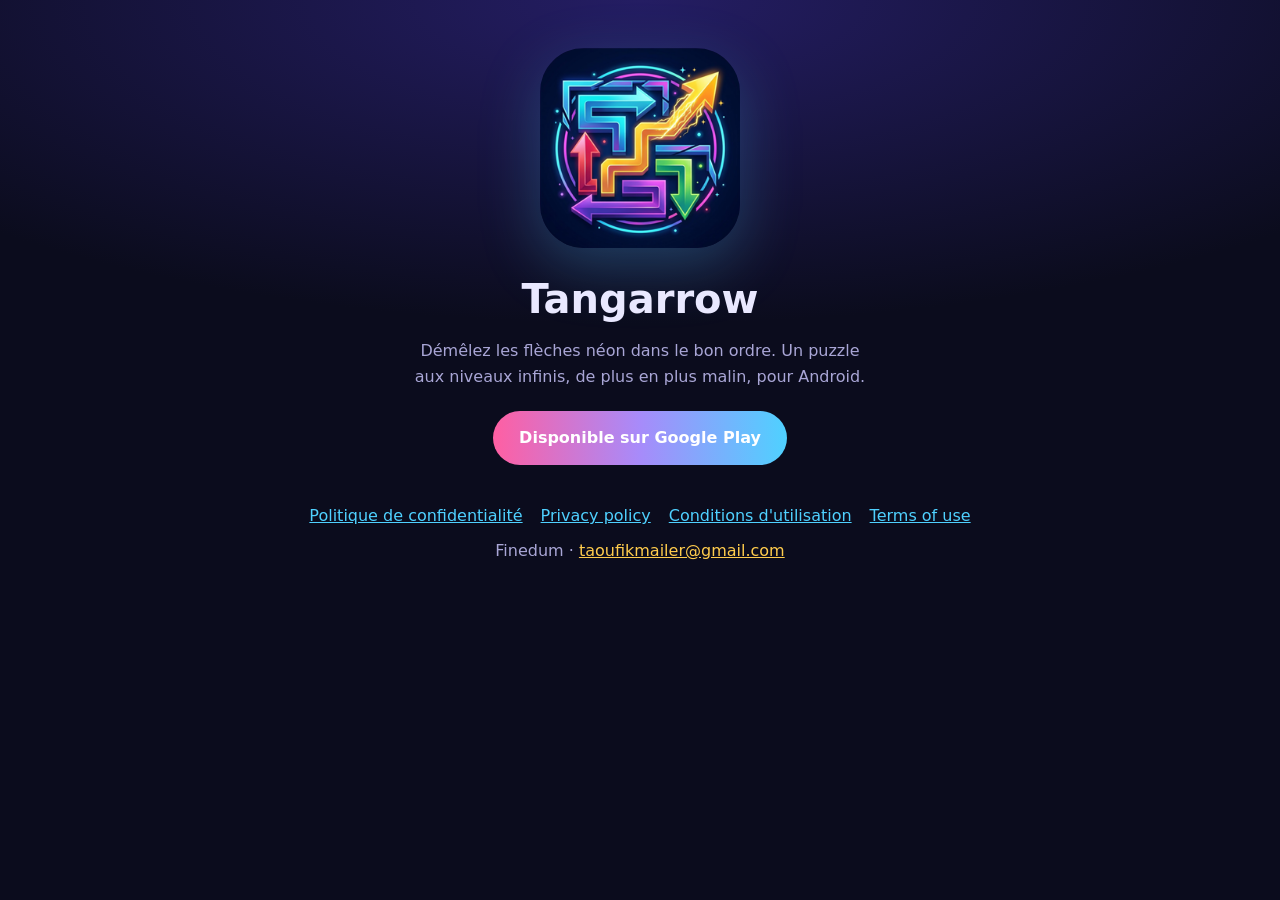
<file: index.html>
<!doctype html>
<html lang="fr">
<head>
<meta charset="utf-8">
<meta name="viewport" content="width=device-width, initial-scale=1">
<title>Tangarrow</title>
<meta name="description" content="Tangarrow, le puzzle de flèches néon aux niveaux infinis pour Android.">
<link rel="icon" href="icon.png">
<link rel="stylesheet" href="style.css">
</head>
<body>
<main>
  <section class="hero">
    <img src="icon.png" alt="Icône de Tangarrow" width="200" height="200">
    <h1>Tangarrow</h1>
    <p>Démêlez les flèches néon dans le bon ordre. Un puzzle aux niveaux infinis, de plus en plus malin, pour Android.</p>
    <a class="cta" href="https://play.google.com/store/apps/details?id=com.finedum.tangarrow">Disponible sur Google Play</a>
  </section>
  <nav class="links" aria-label="Informations">
    <a href="confidentialite.html">Politique de confidentialité</a>
    <a href="privacy.html" hreflang="en">Privacy policy</a>
    <a href="conditions.html">Conditions d'utilisation</a>
    <a href="terms.html" hreflang="en">Terms of use</a>
    <span>Finedum · <a class="mail" href="mailto:taoufikmailer@gmail.com">taoufikmailer@gmail.com</a></span>
  </nav>
</main>
</body>
</html>
</file>
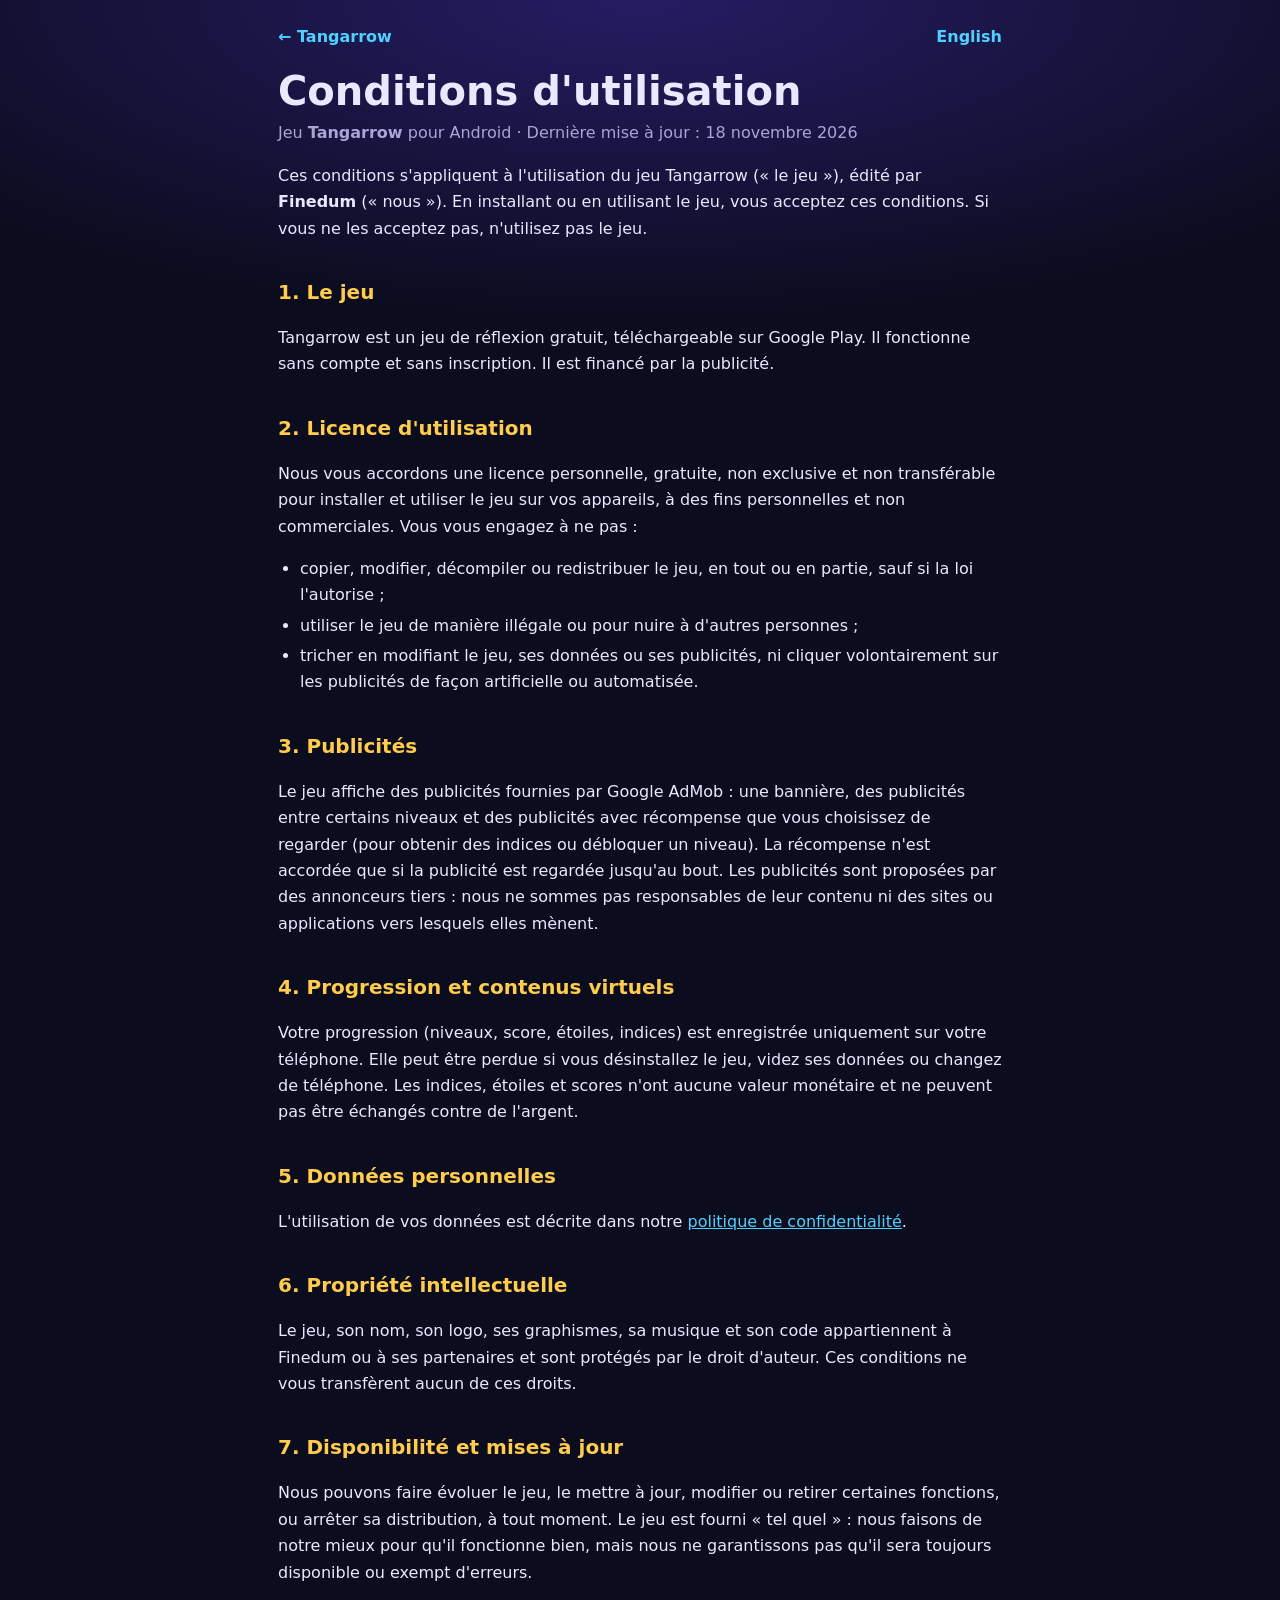
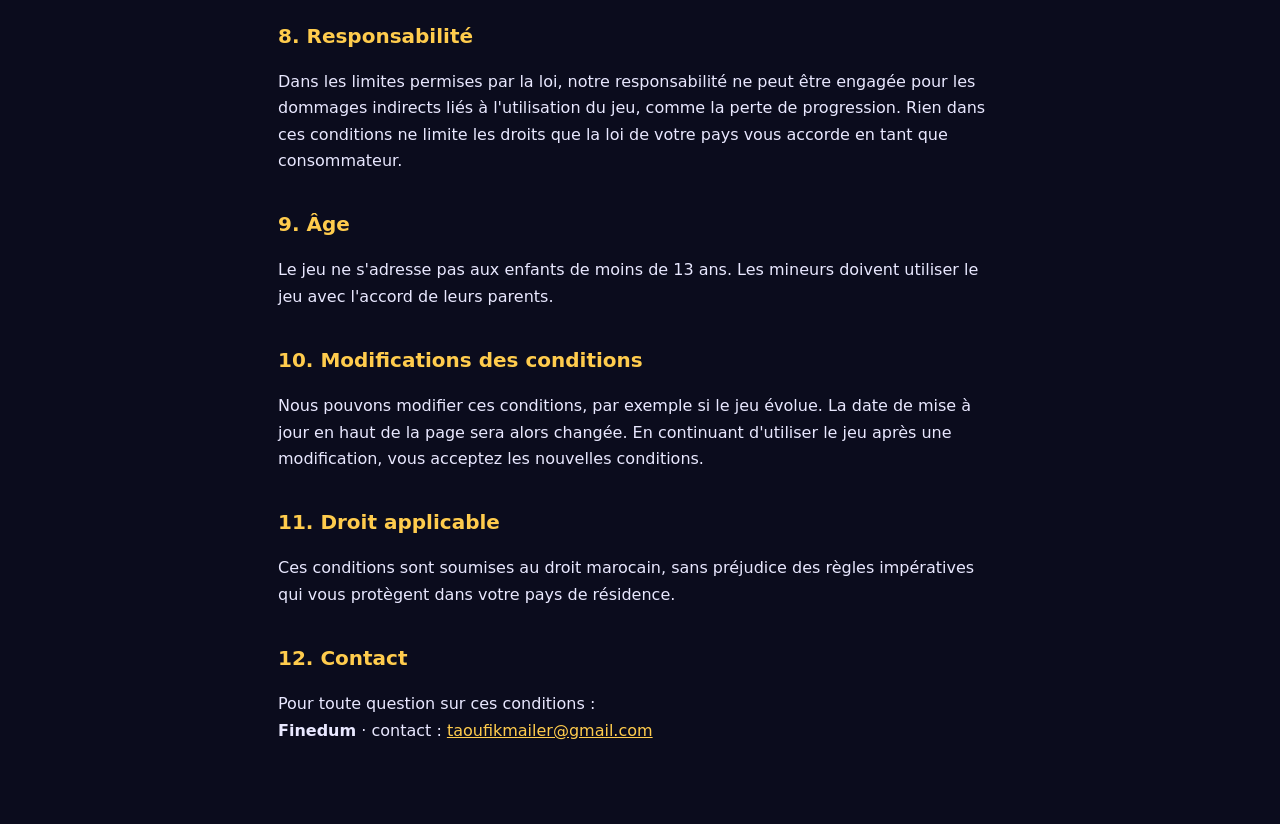
<file: conditions.html>
<!doctype html>
<html lang="fr">
<head>
<meta charset="utf-8">
<meta name="viewport" content="width=device-width, initial-scale=1">
<title>Conditions d'utilisation – Tangarrow</title>
<meta name="description" content="Conditions d'utilisation du jeu Tangarrow pour Android.">
<link rel="stylesheet" href="style.css">
</head>
<body>
<main>
  <nav class="top"><a href="index.html">← Tangarrow</a><a href="terms.html" hreflang="en">English</a></nav>
  <h1>Conditions d'utilisation</h1>
  <p class="meta">Jeu <b>Tangarrow</b> pour Android · Dernière mise à jour : 18 novembre 2026</p>

  <p>Ces conditions s'appliquent à l'utilisation du jeu Tangarrow (« le jeu »), édité par <b>Finedum</b> (« nous »).
  En installant ou en utilisant le jeu, vous acceptez ces conditions. Si vous ne les acceptez pas, n'utilisez pas le jeu.</p>

  <h2>1. Le jeu</h2>
  <p>Tangarrow est un jeu de réflexion gratuit, téléchargeable sur Google Play. Il fonctionne sans compte et sans inscription.
  Il est financé par la publicité.</p>

  <h2>2. Licence d'utilisation</h2>
  <p>Nous vous accordons une licence personnelle, gratuite, non exclusive et non transférable pour installer et utiliser le jeu
  sur vos appareils, à des fins personnelles et non commerciales. Vous vous engagez à ne pas :</p>
  <ul>
    <li>copier, modifier, décompiler ou redistribuer le jeu, en tout ou en partie, sauf si la loi l'autorise ;</li>
    <li>utiliser le jeu de manière illégale ou pour nuire à d'autres personnes ;</li>
    <li>tricher en modifiant le jeu, ses données ou ses publicités, ni cliquer volontairement sur les publicités
    de façon artificielle ou automatisée.</li>
  </ul>

  <h2>3. Publicités</h2>
  <p>Le jeu affiche des publicités fournies par Google AdMob : une bannière, des publicités entre certains niveaux et des
  publicités avec récompense que vous choisissez de regarder (pour obtenir des indices ou débloquer un niveau). La récompense
  n'est accordée que si la publicité est regardée jusqu'au bout. Les publicités sont proposées par des annonceurs tiers :
  nous ne sommes pas responsables de leur contenu ni des sites ou applications vers lesquels elles mènent.</p>

  <h2>4. Progression et contenus virtuels</h2>
  <p>Votre progression (niveaux, score, étoiles, indices) est enregistrée uniquement sur votre téléphone. Elle peut être perdue
  si vous désinstallez le jeu, videz ses données ou changez de téléphone. Les indices, étoiles et scores n'ont aucune valeur
  monétaire et ne peuvent pas être échangés contre de l'argent.</p>

  <h2>5. Données personnelles</h2>
  <p>L'utilisation de vos données est décrite dans notre
  <a href="confidentialite.html">politique de confidentialité</a>.</p>

  <h2>6. Propriété intellectuelle</h2>
  <p>Le jeu, son nom, son logo, ses graphismes, sa musique et son code appartiennent à Finedum ou à ses partenaires et sont
  protégés par le droit d'auteur. Ces conditions ne vous transfèrent aucun de ces droits.</p>

  <h2>7. Disponibilité et mises à jour</h2>
  <p>Nous pouvons faire évoluer le jeu, le mettre à jour, modifier ou retirer certaines fonctions, ou arrêter sa distribution,
  à tout moment. Le jeu est fourni « tel quel » : nous faisons de notre mieux pour qu'il fonctionne bien, mais nous ne
  garantissons pas qu'il sera toujours disponible ou exempt d'erreurs.</p>

  <h2>8. Responsabilité</h2>
  <p>Dans les limites permises par la loi, notre responsabilité ne peut être engagée pour les dommages indirects liés à
  l'utilisation du jeu, comme la perte de progression. Rien dans ces conditions ne limite les droits que la loi de votre pays
  vous accorde en tant que consommateur.</p>

  <h2>9. Âge</h2>
  <p>Le jeu ne s'adresse pas aux enfants de moins de 13 ans. Les mineurs doivent utiliser le jeu avec l'accord de leurs parents.</p>

  <h2>10. Modifications des conditions</h2>
  <p>Nous pouvons modifier ces conditions, par exemple si le jeu évolue. La date de mise à jour en haut de la page sera alors
  changée. En continuant d'utiliser le jeu après une modification, vous acceptez les nouvelles conditions.</p>

  <h2>11. Droit applicable</h2>
  <p>Ces conditions sont soumises au droit marocain, sans préjudice des règles impératives qui vous protègent dans votre pays
  de résidence.</p>

  <h2>12. Contact</h2>
  <p>Pour toute question sur ces conditions :<br>
  <b>Finedum</b> · contact : <a class="mail" href="mailto:taoufikmailer@gmail.com">taoufikmailer@gmail.com</a></p>
</main>
</body>
</html>
</file>
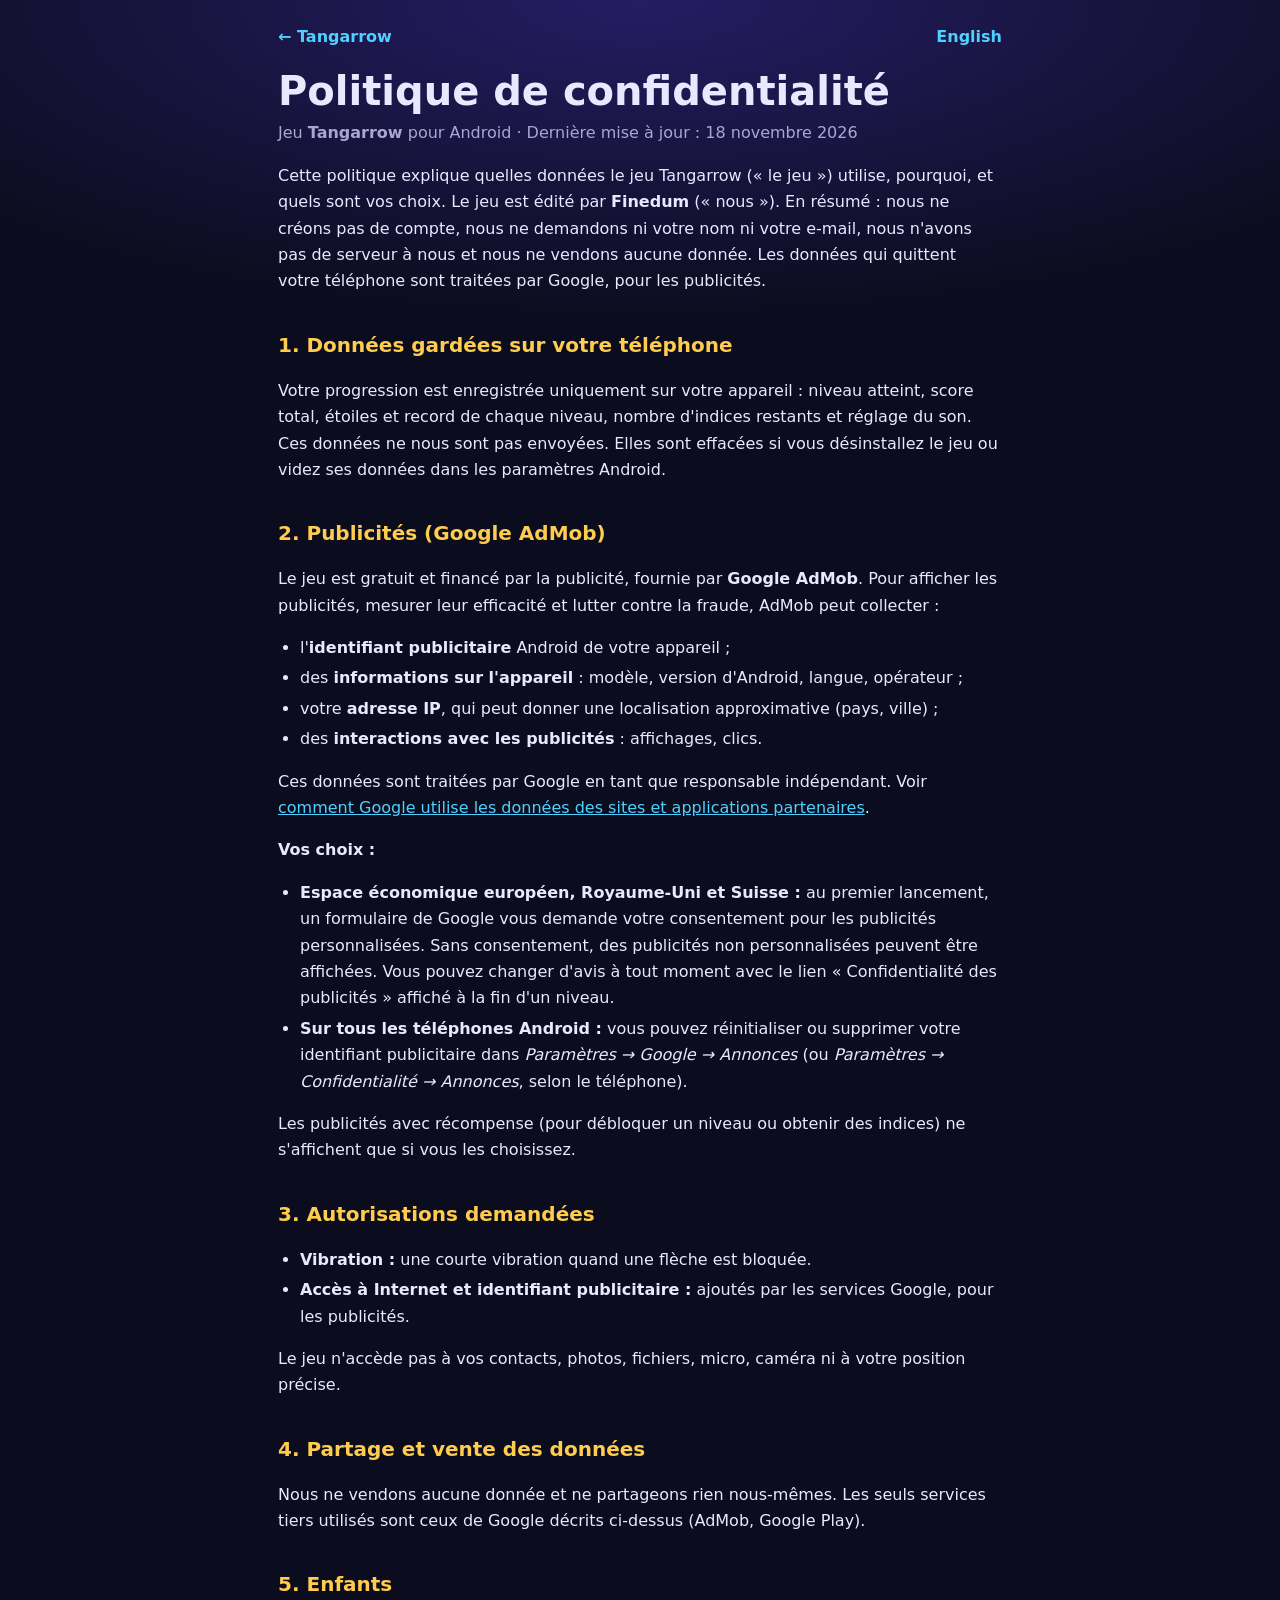
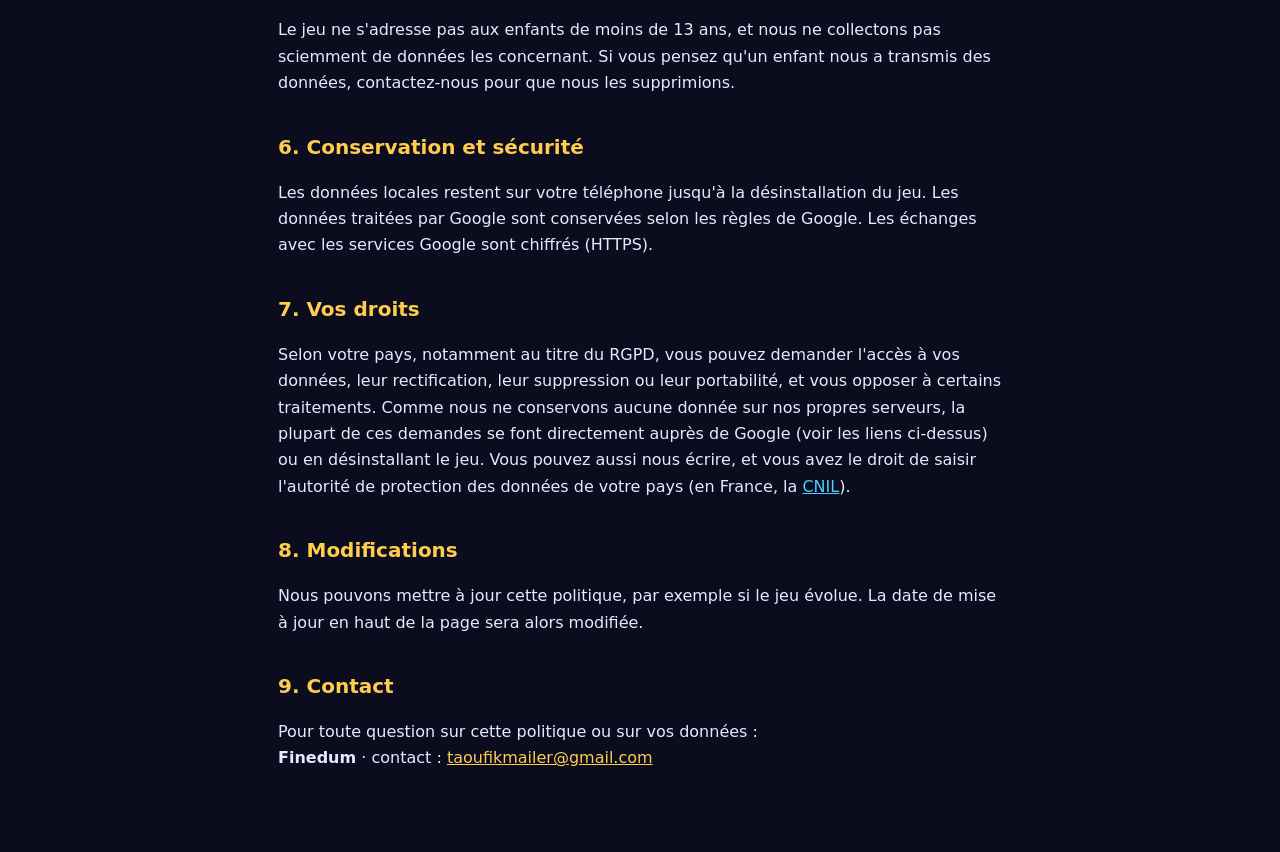
<file: confidentialite.html>
<!doctype html>
<html lang="fr">
<head>
<meta charset="utf-8">
<meta name="viewport" content="width=device-width, initial-scale=1">
<title>Politique de confidentialité – Tangarrow</title>
<meta name="description" content="Politique de confidentialité du jeu Tangarrow pour Android.">
<link rel="stylesheet" href="style.css">
</head>
<body>
<main>
  <nav class="top"><a href="index.html">← Tangarrow</a><a href="privacy.html" hreflang="en">English</a></nav>
  <h1>Politique de confidentialité</h1>
  <p class="meta">Jeu <b>Tangarrow</b> pour Android · Dernière mise à jour : 18 novembre 2026</p>

  <p>Cette politique explique quelles données le jeu Tangarrow (« le jeu ») utilise, pourquoi, et quels sont vos choix.
  Le jeu est édité par <b>Finedum</b> (« nous »). En résumé : nous ne créons pas de compte, nous ne demandons ni votre nom
  ni votre e-mail, nous n'avons pas de serveur à nous et nous ne vendons aucune donnée. Les données qui quittent votre
  téléphone sont traitées par Google, pour les publicités.</p>

  <h2>1. Données gardées sur votre téléphone</h2>
  <p>Votre progression est enregistrée uniquement sur votre appareil : niveau atteint, score total, étoiles et record de chaque
  niveau, nombre d'indices restants et réglage du son. Ces données ne nous sont pas envoyées. Elles sont effacées si vous
  désinstallez le jeu ou videz ses données dans les paramètres Android.</p>

  <h2>2. Publicités (Google AdMob)</h2>
  <p>Le jeu est gratuit et financé par la publicité, fournie par <b>Google AdMob</b>. Pour afficher les publicités, mesurer
  leur efficacité et lutter contre la fraude, AdMob peut collecter :</p>
  <ul>
    <li>l'<b>identifiant publicitaire</b> Android de votre appareil ;</li>
    <li>des <b>informations sur l'appareil</b> : modèle, version d'Android, langue, opérateur ;</li>
    <li>votre <b>adresse IP</b>, qui peut donner une localisation approximative (pays, ville) ;</li>
    <li>des <b>interactions avec les publicités</b> : affichages, clics.</li>
  </ul>
  <p>Ces données sont traitées par Google en tant que responsable indépendant. Voir
  <a href="https://policies.google.com/technologies/partner-sites">comment Google utilise les données des sites et applications partenaires</a>.</p>
  <p><b>Vos choix :</b></p>
  <ul>
    <li><b>Espace économique européen, Royaume-Uni et Suisse :</b> au premier lancement, un formulaire de Google vous demande
    votre consentement pour les publicités personnalisées. Sans consentement, des publicités non personnalisées peuvent être
    affichées. Vous pouvez changer d'avis à tout moment avec le lien « Confidentialité des publicités » affiché à la fin d'un niveau.</li>
    <li><b>Sur tous les téléphones Android :</b> vous pouvez réinitialiser ou supprimer votre identifiant publicitaire dans
    <i>Paramètres → Google → Annonces</i> (ou <i>Paramètres → Confidentialité → Annonces</i>, selon le téléphone).</li>
  </ul>
  <p>Les publicités avec récompense (pour débloquer un niveau ou obtenir des indices) ne s'affichent que si vous les choisissez.</p>

  <h2>3. Autorisations demandées</h2>
  <ul>
    <li><b>Vibration :</b> une courte vibration quand une flèche est bloquée.</li>
    <li><b>Accès à Internet et identifiant publicitaire :</b> ajoutés par les services Google, pour les publicités.</li>
  </ul>
  <p>Le jeu n'accède pas à vos contacts, photos, fichiers, micro, caméra ni à votre position précise.</p>

  <h2>4. Partage et vente des données</h2>
  <p>Nous ne vendons aucune donnée et ne partageons rien nous-mêmes. Les seuls services tiers utilisés sont ceux de Google
  décrits ci-dessus (AdMob, Google Play).</p>

  <h2>5. Enfants</h2>
  <p>Le jeu ne s'adresse pas aux enfants de moins de 13 ans, et nous ne collectons pas sciemment de données les concernant.
  Si vous pensez qu'un enfant nous a transmis des données, contactez-nous pour que nous les supprimions.</p>

  <h2>6. Conservation et sécurité</h2>
  <p>Les données locales restent sur votre téléphone jusqu'à la désinstallation du jeu. Les données traitées par Google sont
  conservées selon les règles de Google. Les échanges avec les services Google sont chiffrés (HTTPS).</p>

  <h2>7. Vos droits</h2>
  <p>Selon votre pays, notamment au titre du RGPD, vous pouvez demander l'accès à vos données, leur rectification, leur
  suppression ou leur portabilité, et vous opposer à certains traitements. Comme nous ne conservons aucune donnée sur nos
  propres serveurs, la plupart de ces demandes se font directement auprès de Google (voir les liens ci-dessus) ou en
  désinstallant le jeu. Vous pouvez aussi nous écrire, et vous avez le droit de saisir l'autorité de protection des données de
  votre pays (en France, la <a href="https://www.cnil.fr">CNIL</a>).</p>

  <h2>8. Modifications</h2>
  <p>Nous pouvons mettre à jour cette politique, par exemple si le jeu évolue. La date de mise à jour en haut de la page
  sera alors modifiée.</p>

  <h2>9. Contact</h2>
  <p>Pour toute question sur cette politique ou sur vos données :<br>
  <b>Finedum</b> · contact : <a class="mail" href="mailto:taoufikmailer@gmail.com">taoufikmailer@gmail.com</a></p>
</main>
</body>
</html>
</file>
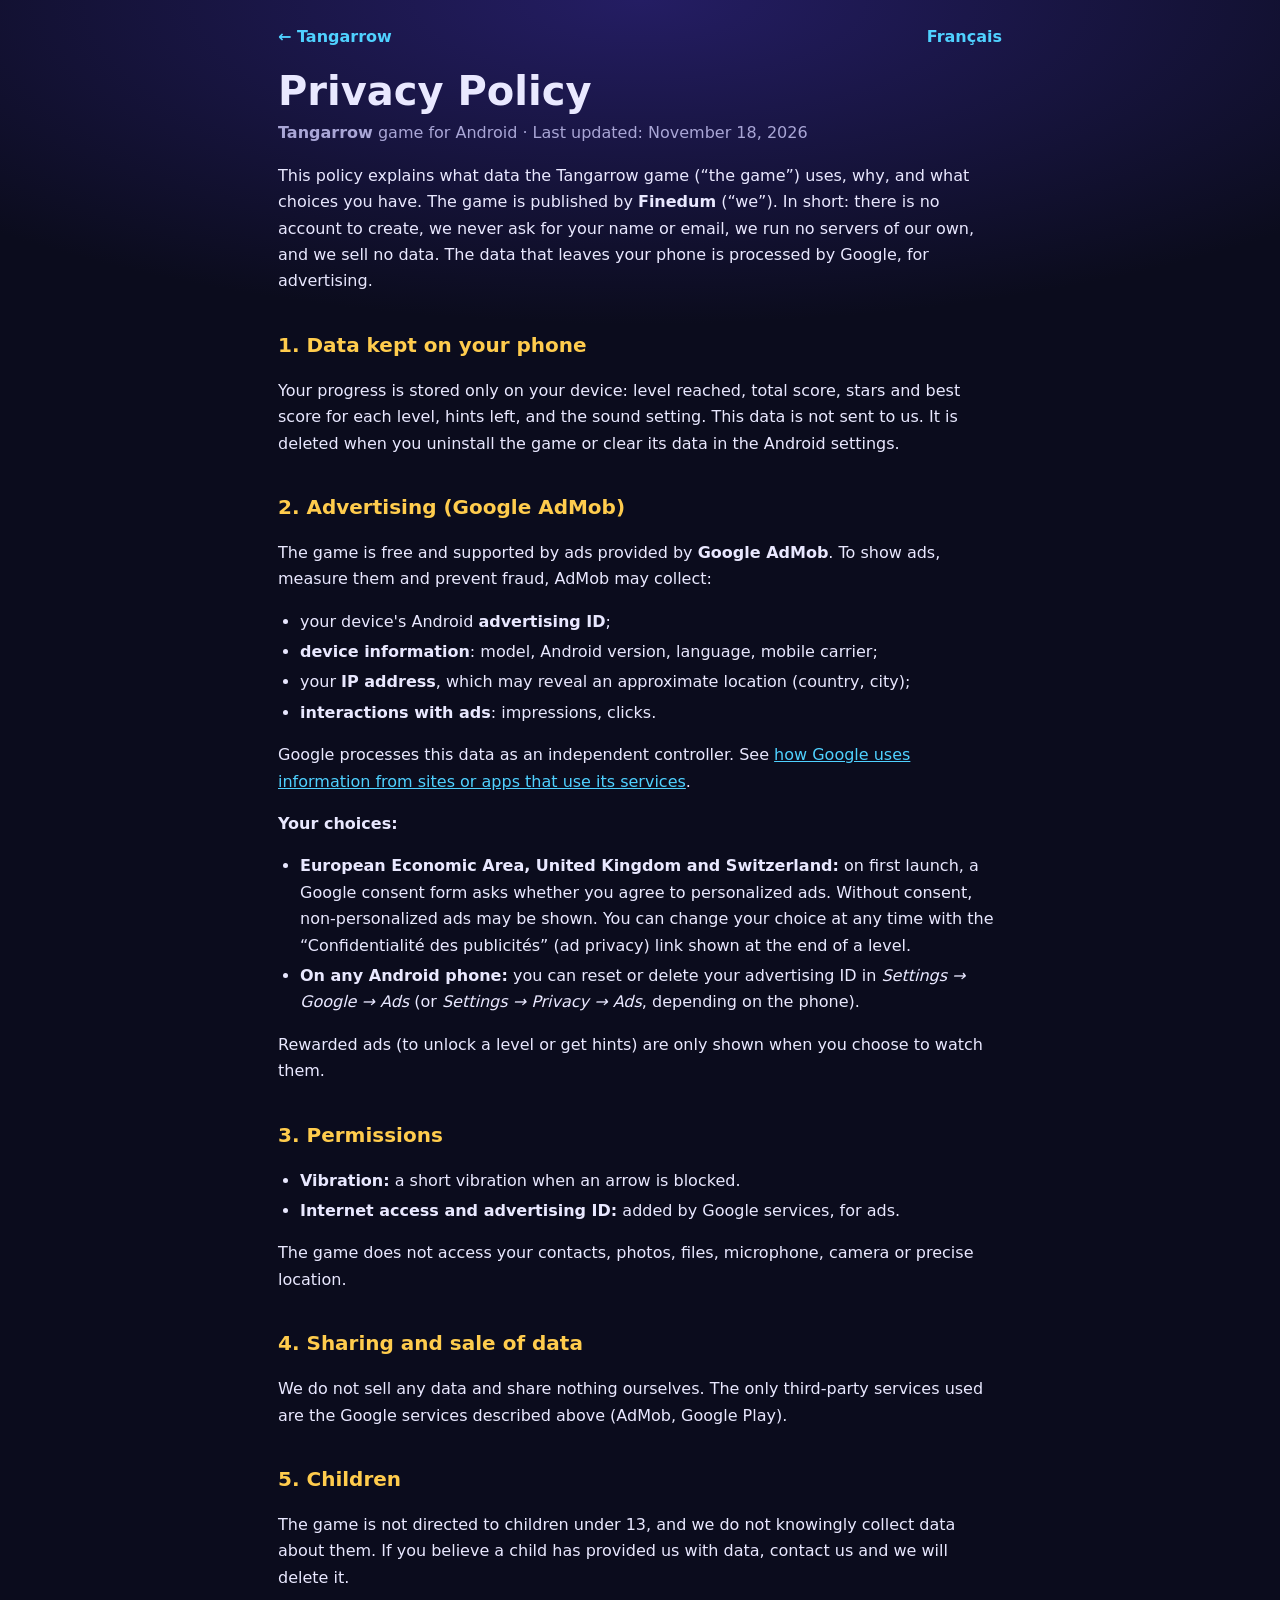
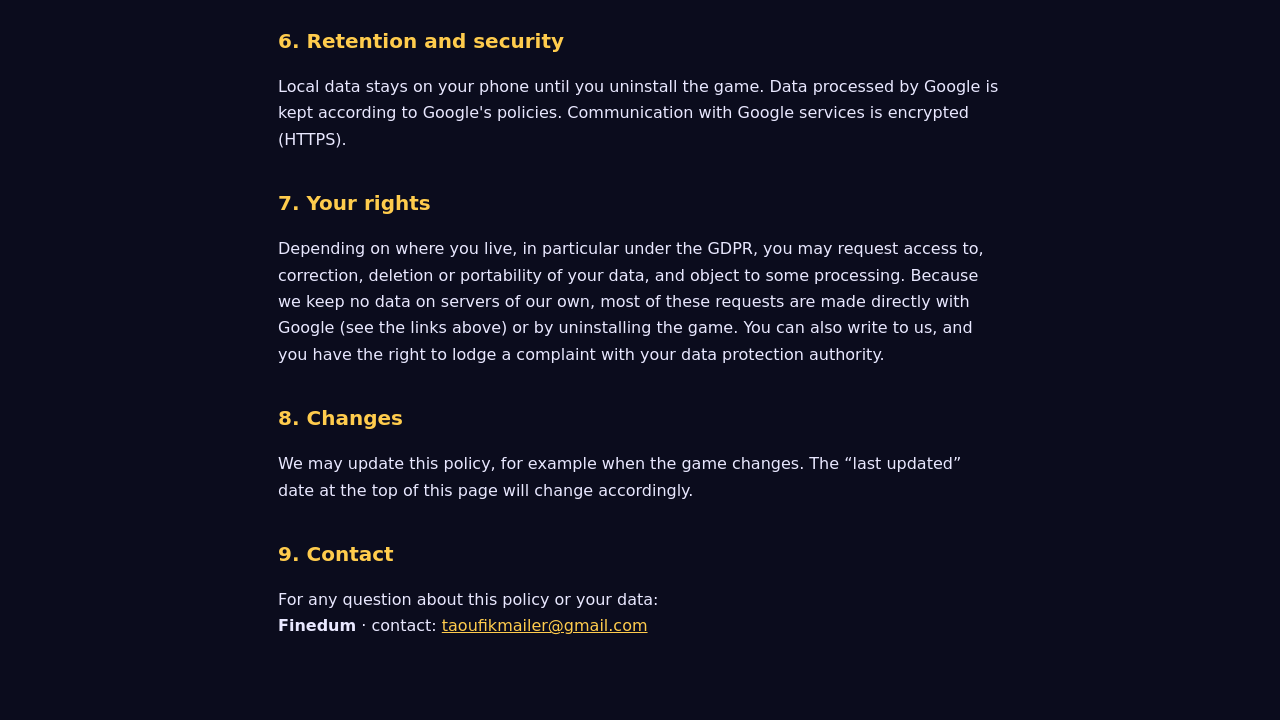
<file: privacy.html>
<!doctype html>
<html lang="en">
<head>
<meta charset="utf-8">
<meta name="viewport" content="width=device-width, initial-scale=1">
<title>Privacy Policy – Tangarrow</title>
<meta name="description" content="Privacy policy of the Tangarrow game for Android.">
<link rel="stylesheet" href="style.css">
</head>
<body>
<main>
  <nav class="top"><a href="index.html">← Tangarrow</a><a href="confidentialite.html" hreflang="fr">Français</a></nav>
  <h1>Privacy Policy</h1>
  <p class="meta"><b>Tangarrow</b> game for Android · Last updated: November 18, 2026</p>

  <p>This policy explains what data the Tangarrow game (“the game”) uses, why, and what choices you have.
  The game is published by <b>Finedum</b> (“we”). In short: there is no account to create, we never ask for your name or
  email, we run no servers of our own, and we sell no data. The data that leaves your phone is processed by Google, for
  advertising.</p>

  <h2>1. Data kept on your phone</h2>
  <p>Your progress is stored only on your device: level reached, total score, stars and best score for each level, hints left,
  and the sound setting. This data is not sent to us. It is deleted when you uninstall the game or clear its data in the
  Android settings.</p>

  <h2>2. Advertising (Google AdMob)</h2>
  <p>The game is free and supported by ads provided by <b>Google AdMob</b>. To show ads, measure them and prevent fraud,
  AdMob may collect:</p>
  <ul>
    <li>your device's Android <b>advertising ID</b>;</li>
    <li><b>device information</b>: model, Android version, language, mobile carrier;</li>
    <li>your <b>IP address</b>, which may reveal an approximate location (country, city);</li>
    <li><b>interactions with ads</b>: impressions, clicks.</li>
  </ul>
  <p>Google processes this data as an independent controller. See
  <a href="https://policies.google.com/technologies/partner-sites">how Google uses information from sites or apps that use its services</a>.</p>
  <p><b>Your choices:</b></p>
  <ul>
    <li><b>European Economic Area, United Kingdom and Switzerland:</b> on first launch, a Google consent form asks whether you
    agree to personalized ads. Without consent, non-personalized ads may be shown. You can change your choice at any time with
    the “Confidentialité des publicités” (ad privacy) link shown at the end of a level.</li>
    <li><b>On any Android phone:</b> you can reset or delete your advertising ID in <i>Settings → Google → Ads</i>
    (or <i>Settings → Privacy → Ads</i>, depending on the phone).</li>
  </ul>
  <p>Rewarded ads (to unlock a level or get hints) are only shown when you choose to watch them.</p>

  <h2>3. Permissions</h2>
  <ul>
    <li><b>Vibration:</b> a short vibration when an arrow is blocked.</li>
    <li><b>Internet access and advertising ID:</b> added by Google services, for ads.</li>
  </ul>
  <p>The game does not access your contacts, photos, files, microphone, camera or precise location.</p>

  <h2>4. Sharing and sale of data</h2>
  <p>We do not sell any data and share nothing ourselves. The only third-party services used are the Google services
  described above (AdMob, Google Play).</p>

  <h2>5. Children</h2>
  <p>The game is not directed to children under 13, and we do not knowingly collect data about them. If you believe a child
  has provided us with data, contact us and we will delete it.</p>

  <h2>6. Retention and security</h2>
  <p>Local data stays on your phone until you uninstall the game. Data processed by Google is kept according to Google's
  policies. Communication with Google services is encrypted (HTTPS).</p>

  <h2>7. Your rights</h2>
  <p>Depending on where you live, in particular under the GDPR, you may request access to, correction, deletion or portability
  of your data, and object to some processing. Because we keep no data on servers of our own, most of these requests are made
  directly with Google (see the links above) or by uninstalling the game. You can also write to us, and you have the right to
  lodge a complaint with your data protection authority.</p>

  <h2>8. Changes</h2>
  <p>We may update this policy, for example when the game changes. The “last updated” date at the top of this page will change accordingly.</p>

  <h2>9. Contact</h2>
  <p>For any question about this policy or your data:<br>
  <b>Finedum</b> · contact: <a class="mail" href="mailto:taoufikmailer@gmail.com">taoufikmailer@gmail.com</a></p>
</main>
</body>
</html>
</file>
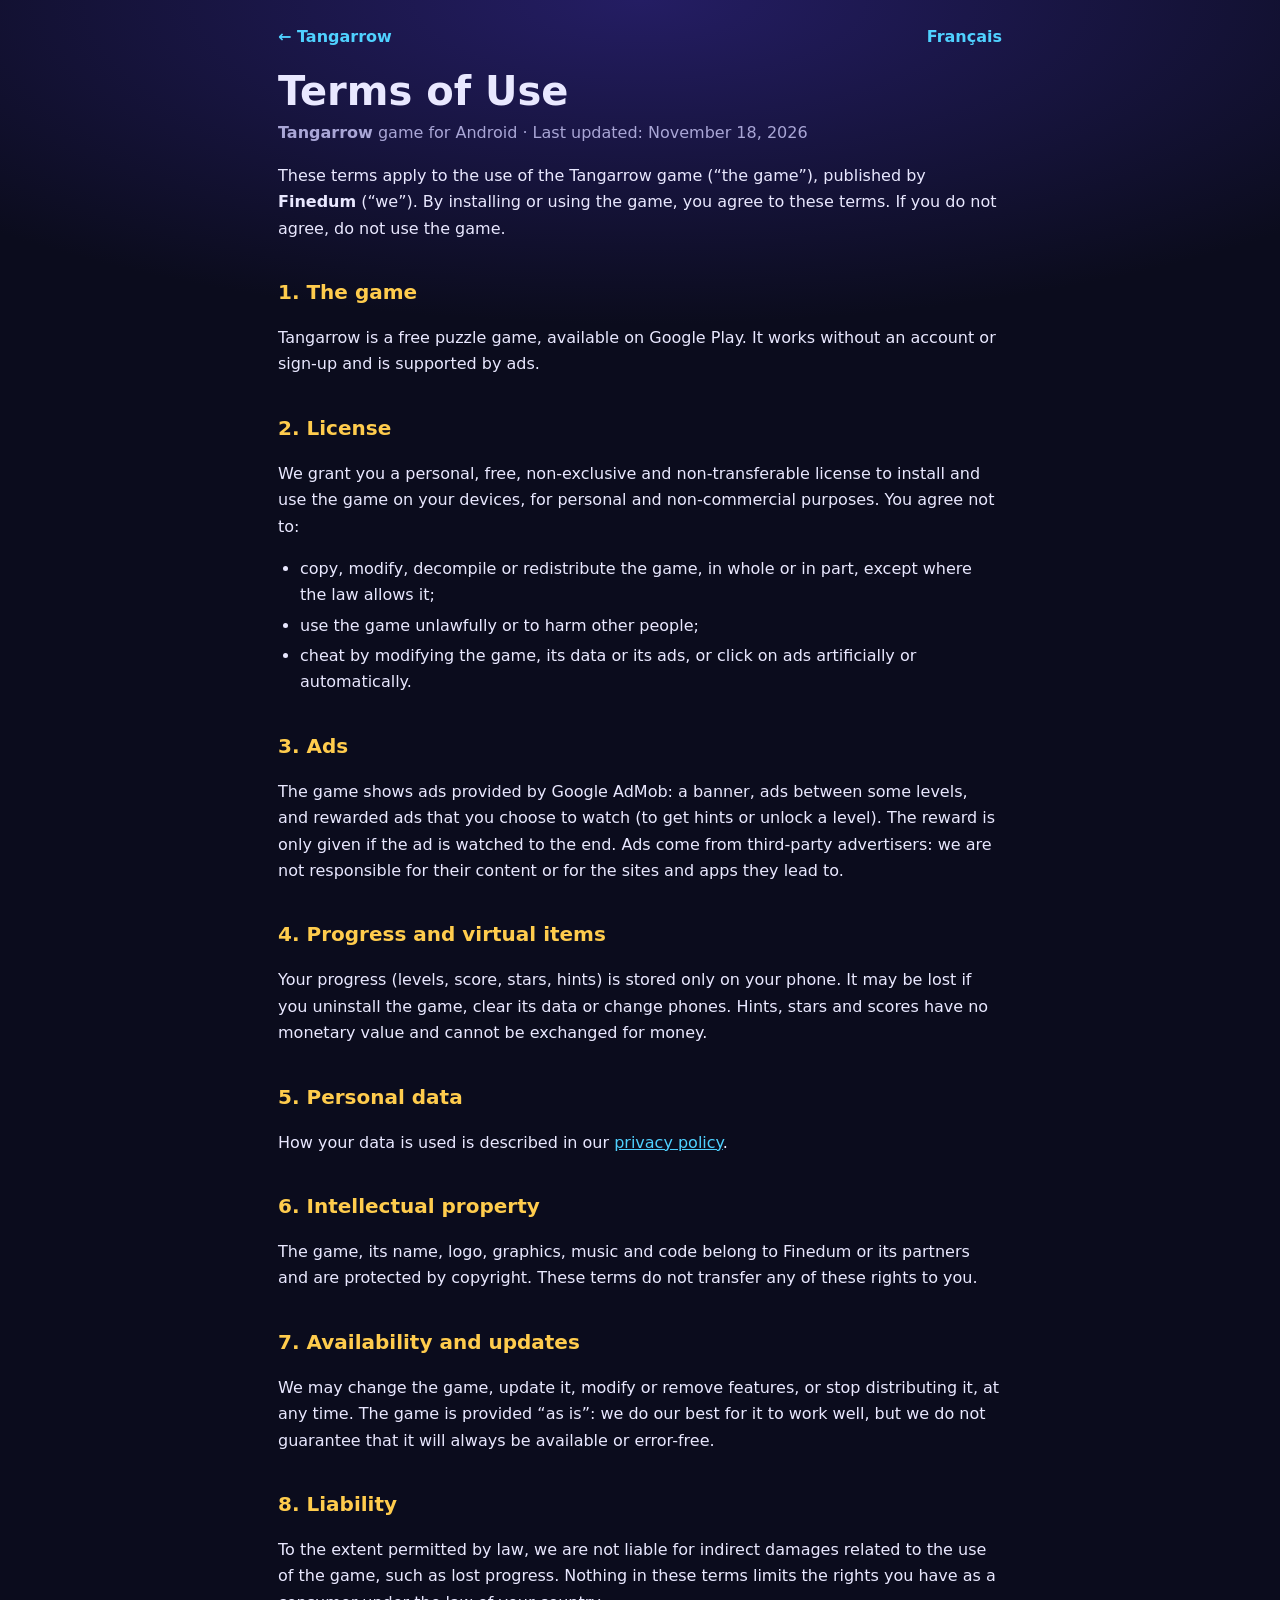
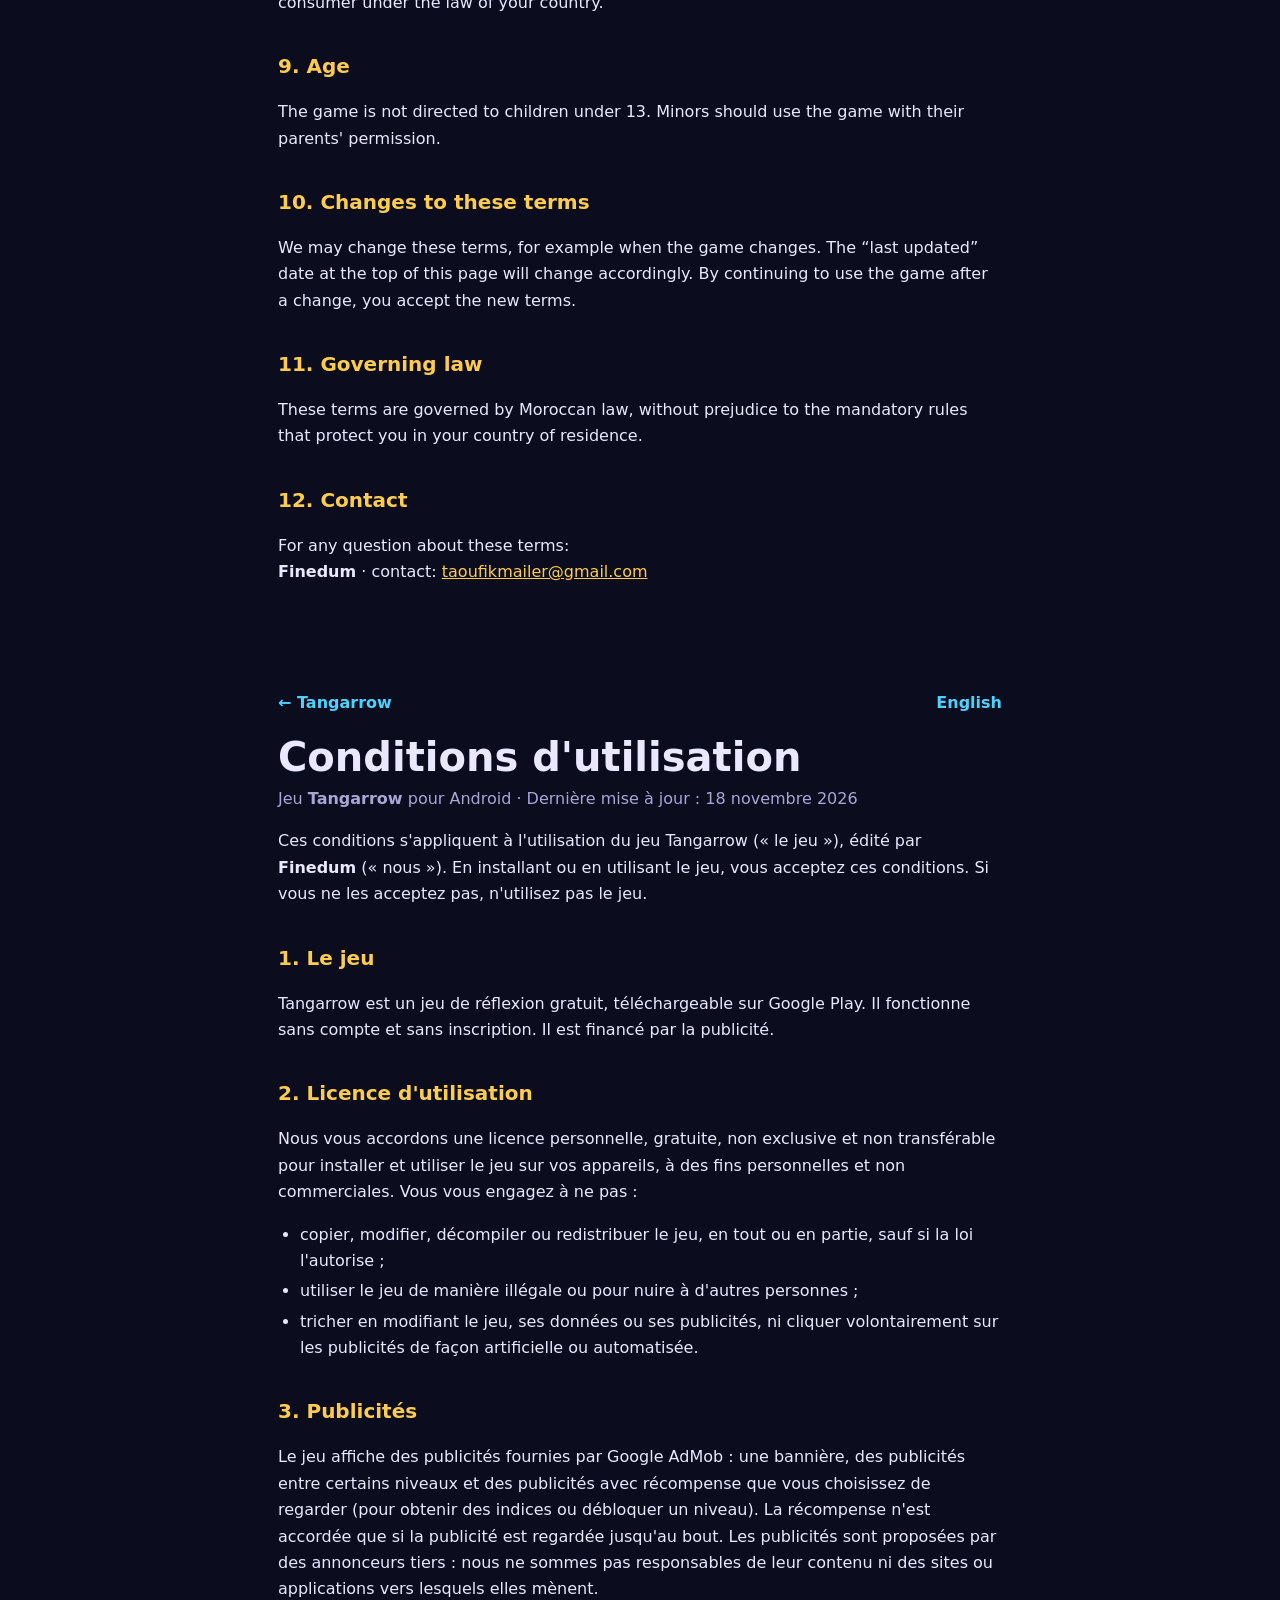
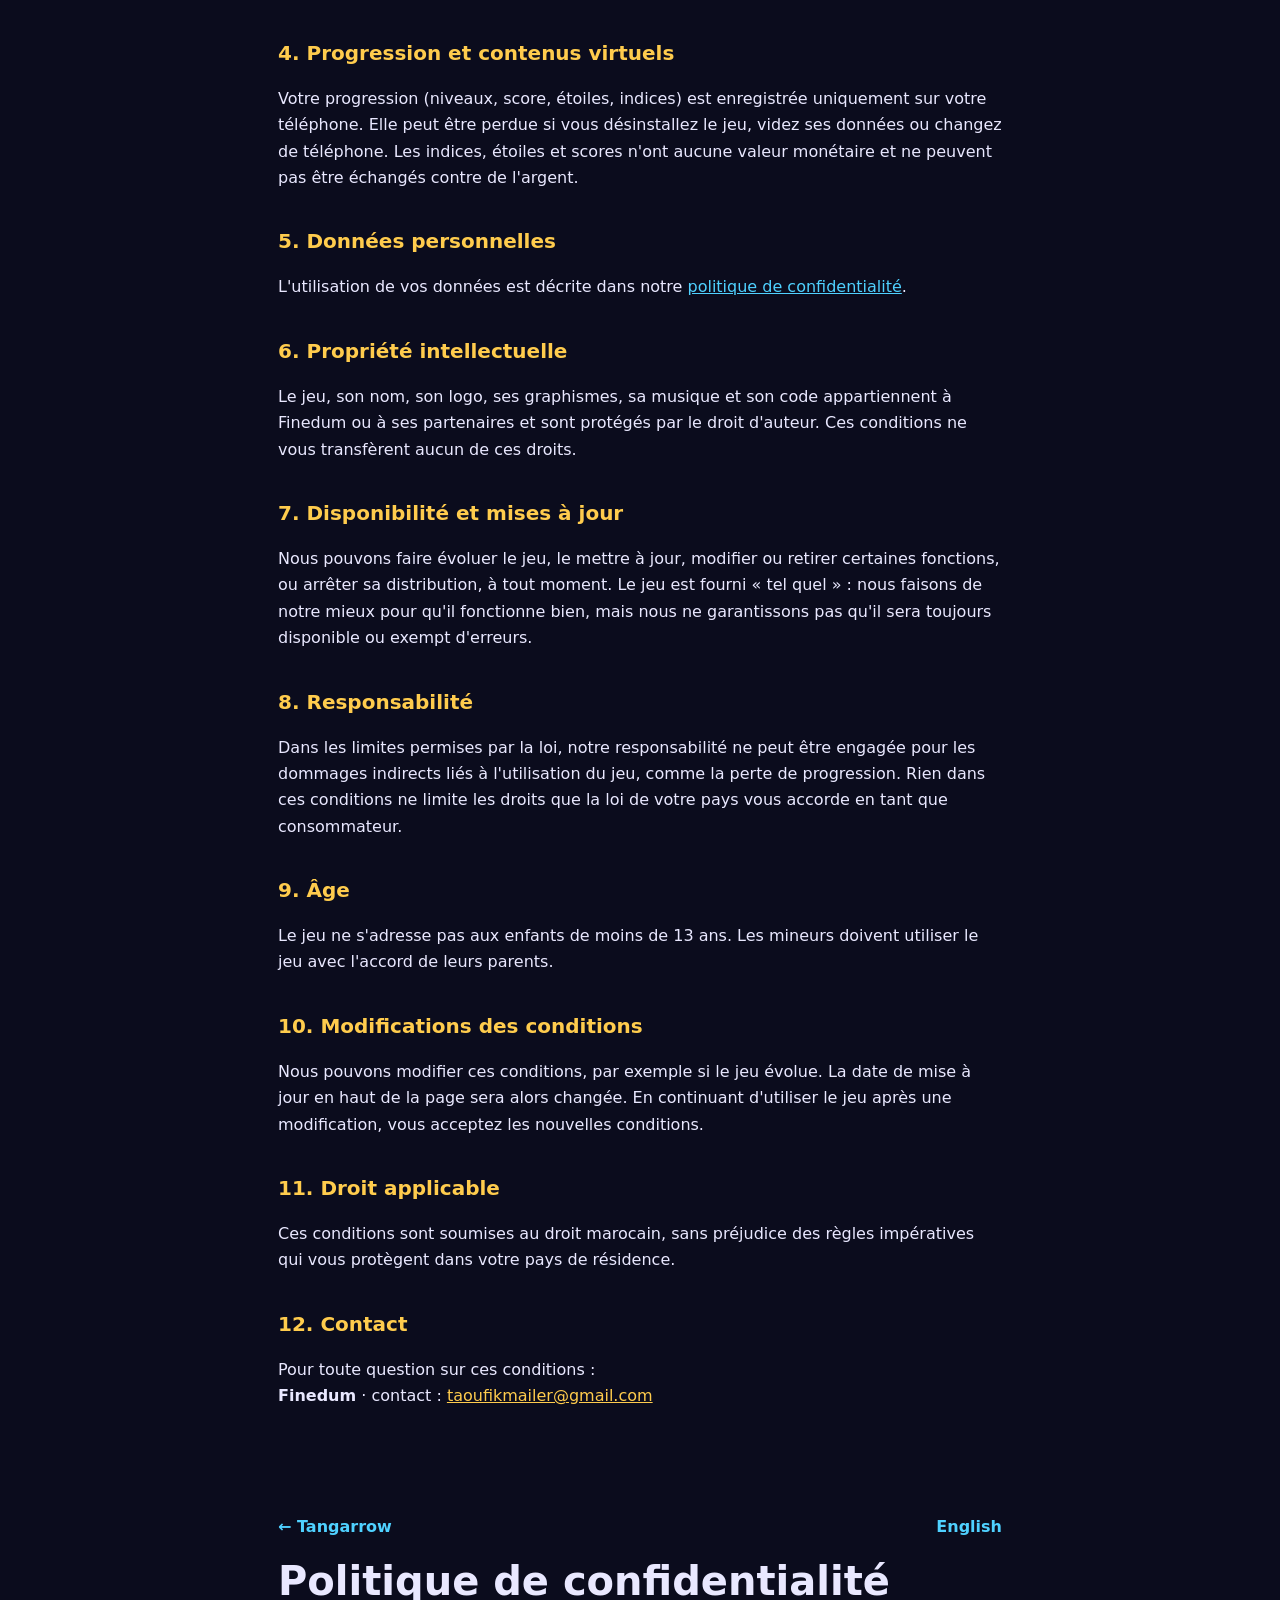
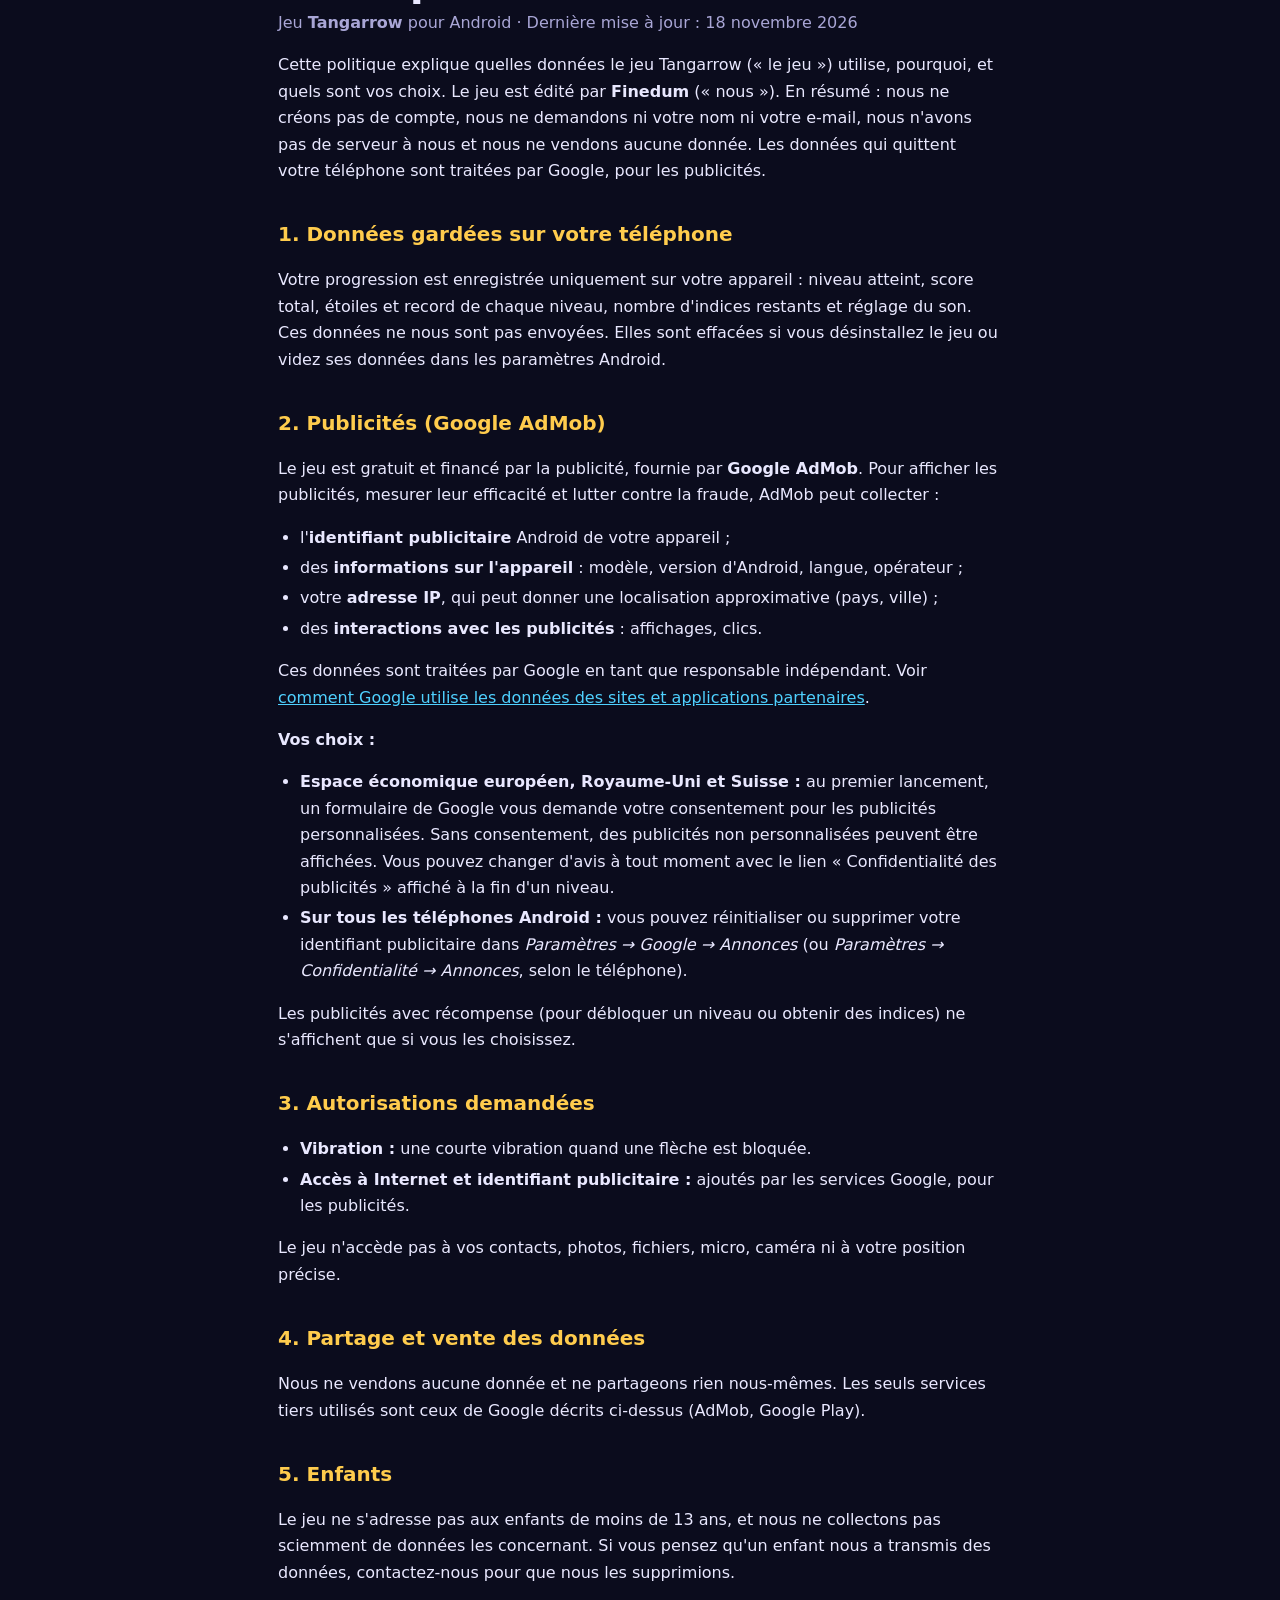
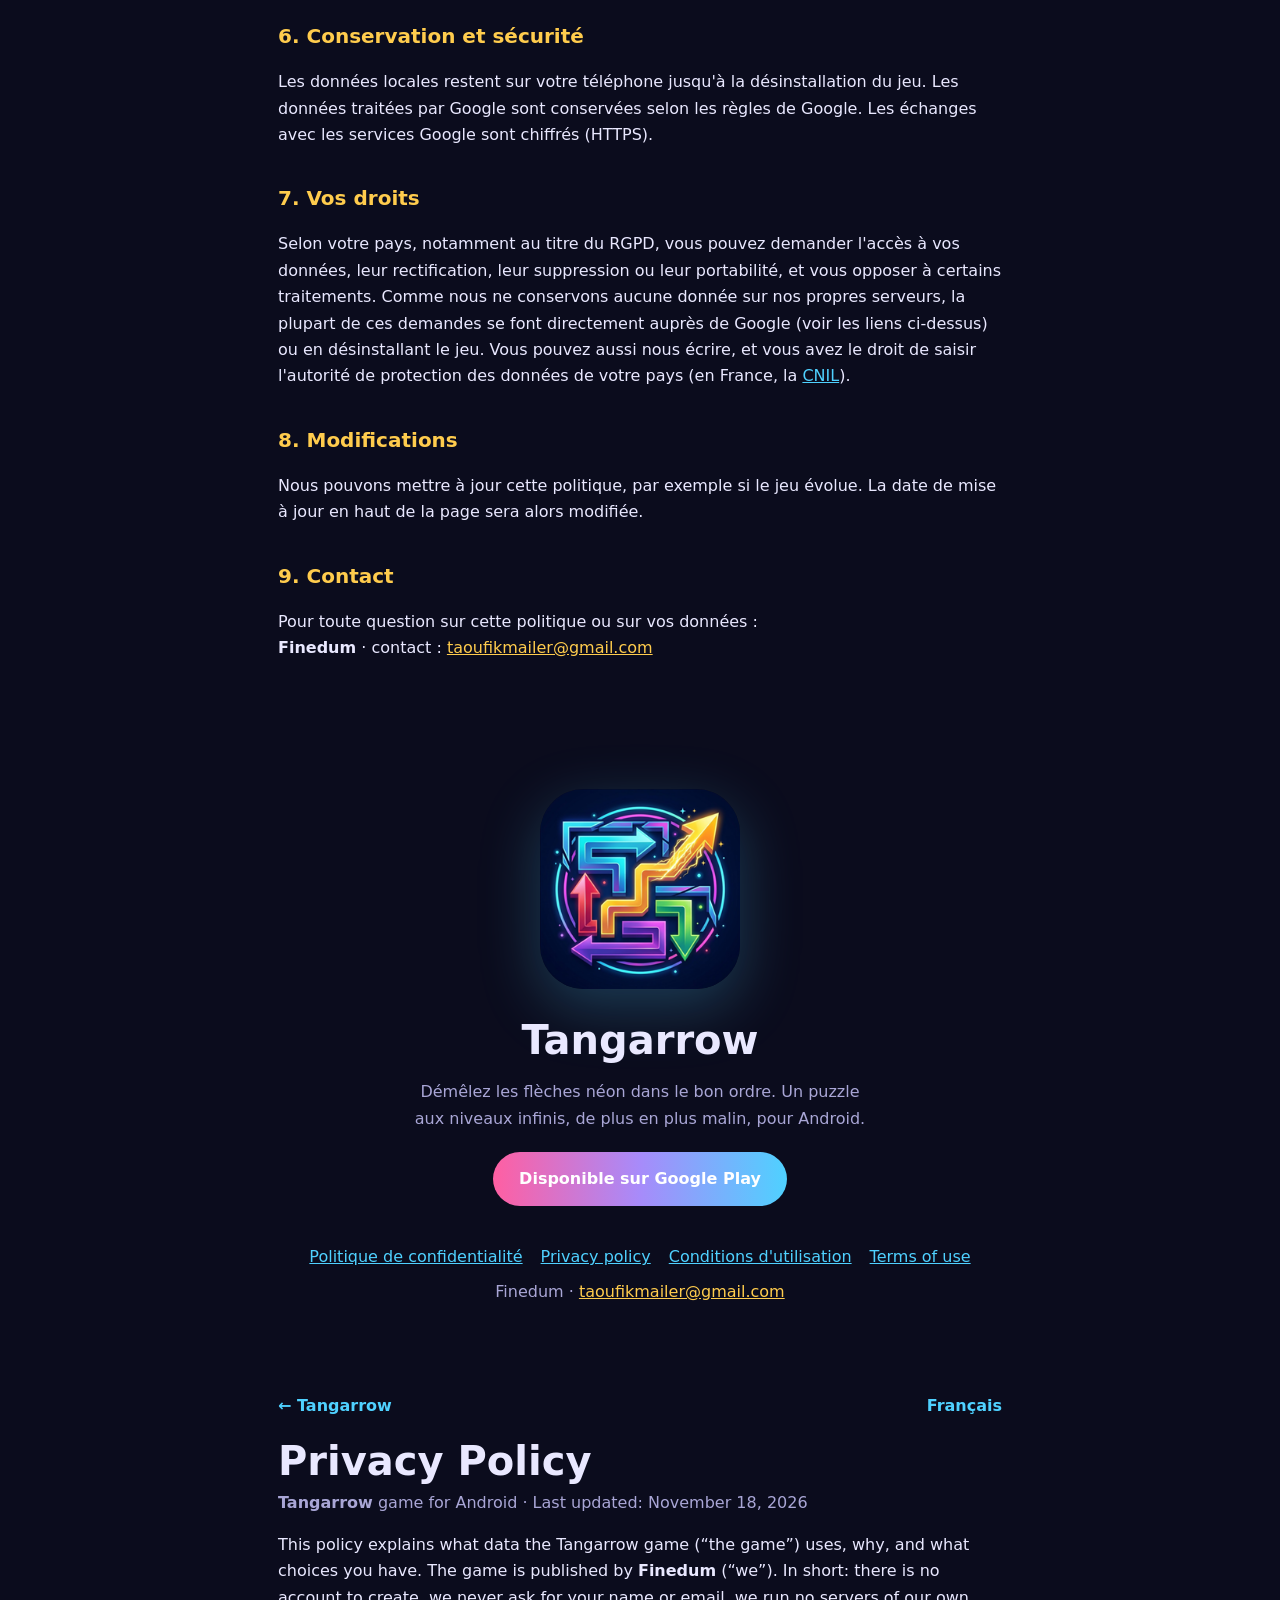
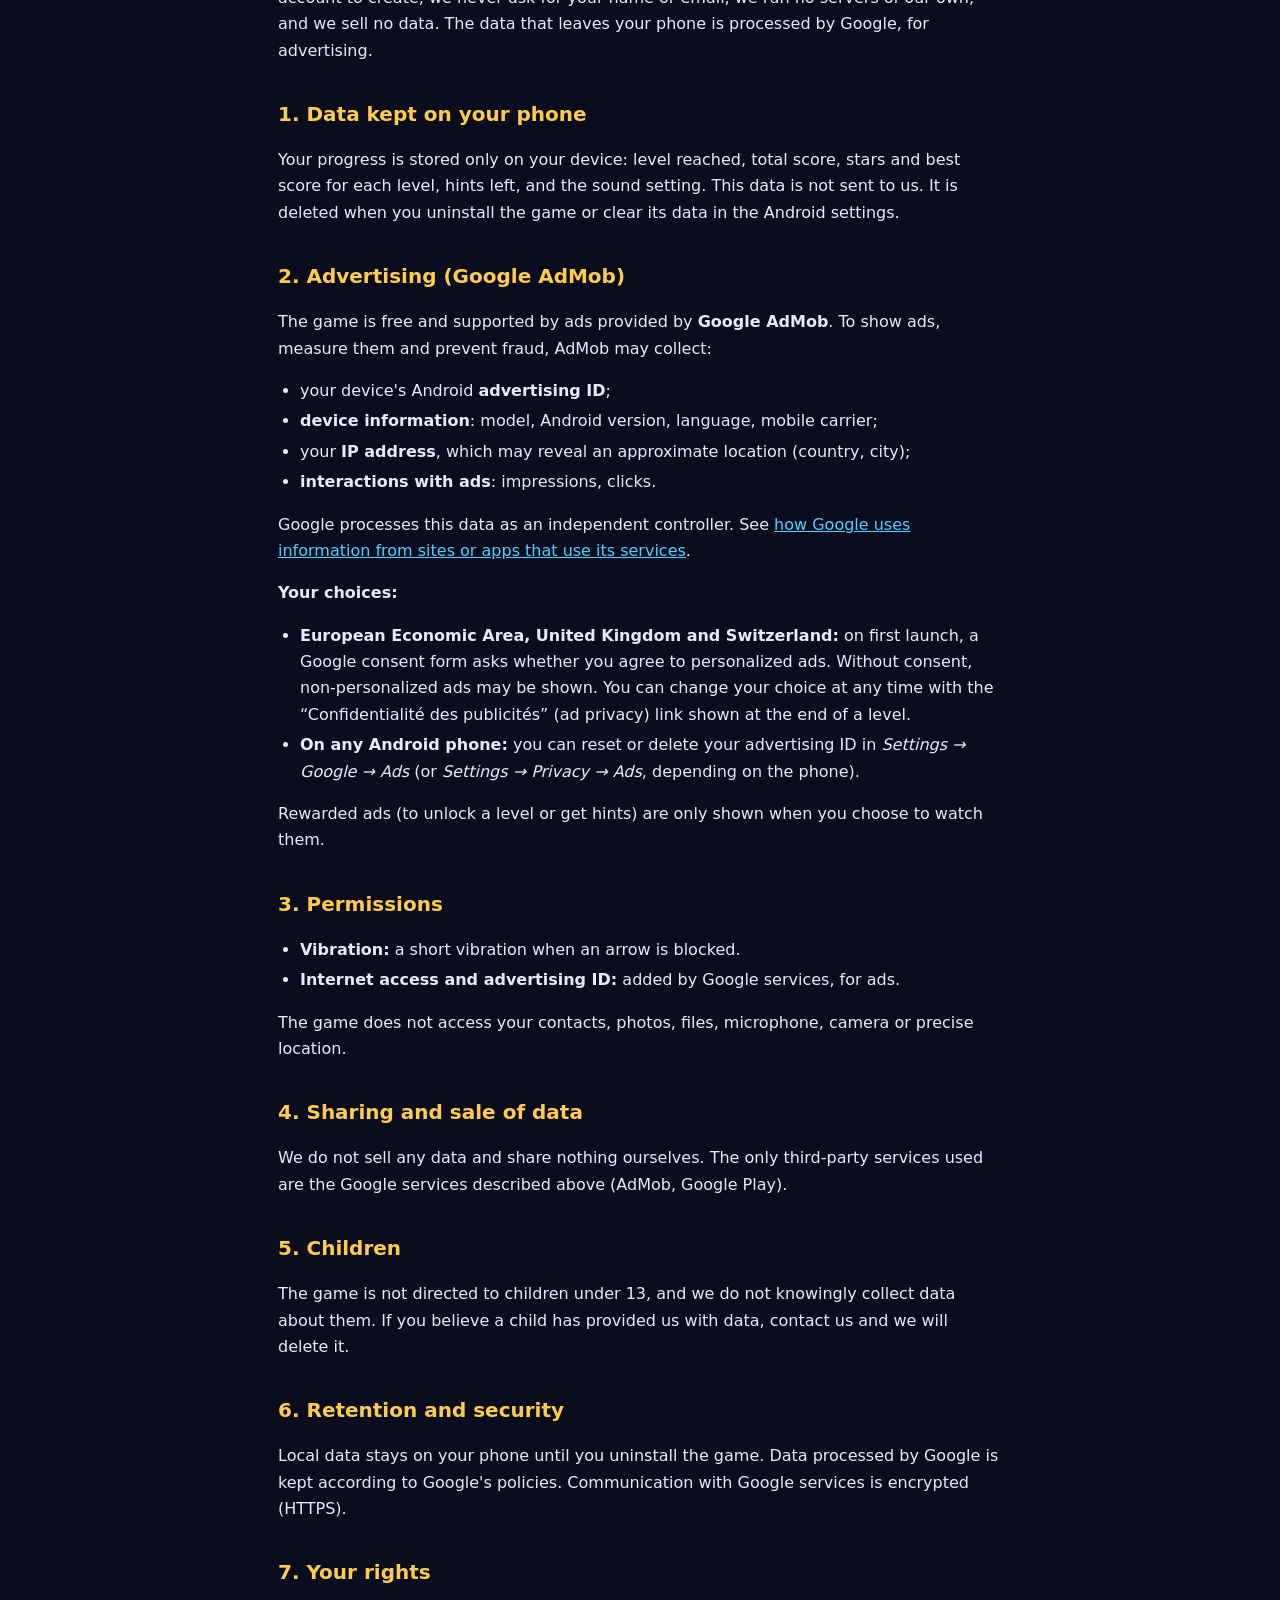
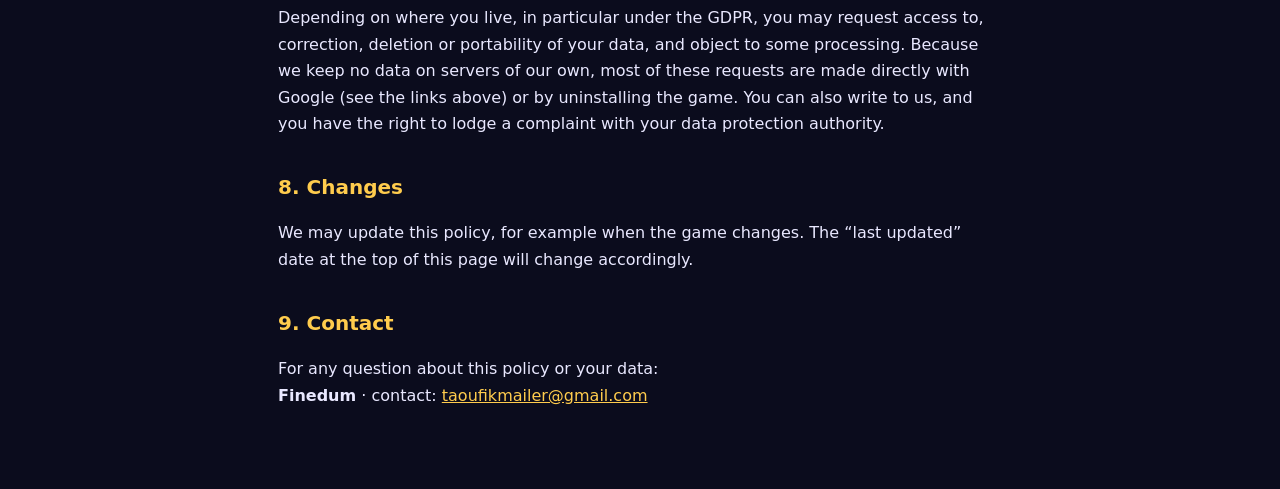
<file: terms.html>
<!doctype html>
<html lang="en">
<head>
<meta charset="utf-8">
<meta name="viewport" content="width=device-width, initial-scale=1">
<title>Terms of Use – Tangarrow</title>
<meta name="description" content="Terms of use of the Tangarrow game for Android.">
<link rel="stylesheet" href="style.css">
</head>
<body>
<main>
  <nav class="top"><a href="index.html">← Tangarrow</a><a href="conditions.html" hreflang="fr">Français</a></nav>
  <h1>Terms of Use</h1>
  <p class="meta"><b>Tangarrow</b> game for Android · Last updated: November 18, 2026</p>

  <p>These terms apply to the use of the Tangarrow game (“the game”), published by <b>Finedum</b> (“we”).
  By installing or using the game, you agree to these terms. If you do not agree, do not use the game.</p>

  <h2>1. The game</h2>
  <p>Tangarrow is a free puzzle game, available on Google Play. It works without an account or sign-up and is supported by ads.</p>

  <h2>2. License</h2>
  <p>We grant you a personal, free, non-exclusive and non-transferable license to install and use the game on your devices,
  for personal and non-commercial purposes. You agree not to:</p>
  <ul>
    <li>copy, modify, decompile or redistribute the game, in whole or in part, except where the law allows it;</li>
    <li>use the game unlawfully or to harm other people;</li>
    <li>cheat by modifying the game, its data or its ads, or click on ads artificially or automatically.</li>
  </ul>

  <h2>3. Ads</h2>
  <p>The game shows ads provided by Google AdMob: a banner, ads between some levels, and rewarded ads that you choose to watch
  (to get hints or unlock a level). The reward is only given if the ad is watched to the end. Ads come from third-party
  advertisers: we are not responsible for their content or for the sites and apps they lead to.</p>

  <h2>4. Progress and virtual items</h2>
  <p>Your progress (levels, score, stars, hints) is stored only on your phone. It may be lost if you uninstall the game, clear
  its data or change phones. Hints, stars and scores have no monetary value and cannot be exchanged for money.</p>

  <h2>5. Personal data</h2>
  <p>How your data is used is described in our <a href="privacy.html">privacy policy</a>.</p>

  <h2>6. Intellectual property</h2>
  <p>The game, its name, logo, graphics, music and code belong to Finedum or its partners and are protected by copyright.
  These terms do not transfer any of these rights to you.</p>

  <h2>7. Availability and updates</h2>
  <p>We may change the game, update it, modify or remove features, or stop distributing it, at any time. The game is provided
  “as is”: we do our best for it to work well, but we do not guarantee that it will always be available or error-free.</p>

  <h2>8. Liability</h2>
  <p>To the extent permitted by law, we are not liable for indirect damages related to the use of the game, such as lost
  progress. Nothing in these terms limits the rights you have as a consumer under the law of your country.</p>

  <h2>9. Age</h2>
  <p>The game is not directed to children under 13. Minors should use the game with their parents' permission.</p>

  <h2>10. Changes to these terms</h2>
  <p>We may change these terms, for example when the game changes. The “last updated” date at the top of this page will change
  accordingly. By continuing to use the game after a change, you accept the new terms.</p>

  <h2>11. Governing law</h2>
  <p>These terms are governed by Moroccan law, without prejudice to the mandatory rules that protect you in your country of residence.</p>

  <h2>12. Contact</h2>
  <p>For any question about these terms:<br>
  <b>Finedum</b> · contact: <a class="mail" href="mailto:taoufikmailer@gmail.com">taoufikmailer@gmail.com</a></p>
</main>
</body>
</html>

<!doctype html>
<html lang="fr">
<head>
<meta charset="utf-8">
<meta name="viewport" content="width=device-width, initial-scale=1">
<title>Conditions d'utilisation – Tangarrow</title>
<meta name="description" content="Conditions d'utilisation du jeu Tangarrow pour Android.">
<link rel="stylesheet" href="style.css">
</head>
<body>
<main>
  <nav class="top"><a href="index.html">← Tangarrow</a><a href="terms.html" hreflang="en">English</a></nav>
  <h1>Conditions d'utilisation</h1>
  <p class="meta">Jeu <b>Tangarrow</b> pour Android · Dernière mise à jour : 18 novembre 2026</p>

  <p>Ces conditions s'appliquent à l'utilisation du jeu Tangarrow (« le jeu »), édité par <b>Finedum</b> (« nous »).
  En installant ou en utilisant le jeu, vous acceptez ces conditions. Si vous ne les acceptez pas, n'utilisez pas le jeu.</p>

  <h2>1. Le jeu</h2>
  <p>Tangarrow est un jeu de réflexion gratuit, téléchargeable sur Google Play. Il fonctionne sans compte et sans inscription.
  Il est financé par la publicité.</p>

  <h2>2. Licence d'utilisation</h2>
  <p>Nous vous accordons une licence personnelle, gratuite, non exclusive et non transférable pour installer et utiliser le jeu
  sur vos appareils, à des fins personnelles et non commerciales. Vous vous engagez à ne pas :</p>
  <ul>
    <li>copier, modifier, décompiler ou redistribuer le jeu, en tout ou en partie, sauf si la loi l'autorise ;</li>
    <li>utiliser le jeu de manière illégale ou pour nuire à d'autres personnes ;</li>
    <li>tricher en modifiant le jeu, ses données ou ses publicités, ni cliquer volontairement sur les publicités
    de façon artificielle ou automatisée.</li>
  </ul>

  <h2>3. Publicités</h2>
  <p>Le jeu affiche des publicités fournies par Google AdMob : une bannière, des publicités entre certains niveaux et des
  publicités avec récompense que vous choisissez de regarder (pour obtenir des indices ou débloquer un niveau). La récompense
  n'est accordée que si la publicité est regardée jusqu'au bout. Les publicités sont proposées par des annonceurs tiers :
  nous ne sommes pas responsables de leur contenu ni des sites ou applications vers lesquels elles mènent.</p>

  <h2>4. Progression et contenus virtuels</h2>
  <p>Votre progression (niveaux, score, étoiles, indices) est enregistrée uniquement sur votre téléphone. Elle peut être perdue
  si vous désinstallez le jeu, videz ses données ou changez de téléphone. Les indices, étoiles et scores n'ont aucune valeur
  monétaire et ne peuvent pas être échangés contre de l'argent.</p>

  <h2>5. Données personnelles</h2>
  <p>L'utilisation de vos données est décrite dans notre
  <a href="confidentialite.html">politique de confidentialité</a>.</p>

  <h2>6. Propriété intellectuelle</h2>
  <p>Le jeu, son nom, son logo, ses graphismes, sa musique et son code appartiennent à Finedum ou à ses partenaires et sont
  protégés par le droit d'auteur. Ces conditions ne vous transfèrent aucun de ces droits.</p>

  <h2>7. Disponibilité et mises à jour</h2>
  <p>Nous pouvons faire évoluer le jeu, le mettre à jour, modifier ou retirer certaines fonctions, ou arrêter sa distribution,
  à tout moment. Le jeu est fourni « tel quel » : nous faisons de notre mieux pour qu'il fonctionne bien, mais nous ne
  garantissons pas qu'il sera toujours disponible ou exempt d'erreurs.</p>

  <h2>8. Responsabilité</h2>
  <p>Dans les limites permises par la loi, notre responsabilité ne peut être engagée pour les dommages indirects liés à
  l'utilisation du jeu, comme la perte de progression. Rien dans ces conditions ne limite les droits que la loi de votre pays
  vous accorde en tant que consommateur.</p>

  <h2>9. Âge</h2>
  <p>Le jeu ne s'adresse pas aux enfants de moins de 13 ans. Les mineurs doivent utiliser le jeu avec l'accord de leurs parents.</p>

  <h2>10. Modifications des conditions</h2>
  <p>Nous pouvons modifier ces conditions, par exemple si le jeu évolue. La date de mise à jour en haut de la page sera alors
  changée. En continuant d'utiliser le jeu après une modification, vous acceptez les nouvelles conditions.</p>

  <h2>11. Droit applicable</h2>
  <p>Ces conditions sont soumises au droit marocain, sans préjudice des règles impératives qui vous protègent dans votre pays
  de résidence.</p>

  <h2>12. Contact</h2>
  <p>Pour toute question sur ces conditions :<br>
  <b>Finedum</b> · contact : <a class="mail" href="mailto:taoufikmailer@gmail.com">taoufikmailer@gmail.com</a></p>
</main>
</body>
</html>

<!doctype html>
<html lang="fr">
<head>
<meta charset="utf-8">
<meta name="viewport" content="width=device-width, initial-scale=1">
<title>Politique de confidentialité – Tangarrow</title>
<meta name="description" content="Politique de confidentialité du jeu Tangarrow pour Android.">
<link rel="stylesheet" href="style.css">
</head>
<body>
<main>
  <nav class="top"><a href="index.html">← Tangarrow</a><a href="privacy.html" hreflang="en">English</a></nav>
  <h1>Politique de confidentialité</h1>
  <p class="meta">Jeu <b>Tangarrow</b> pour Android · Dernière mise à jour : 18 novembre 2026</p>

  <p>Cette politique explique quelles données le jeu Tangarrow (« le jeu ») utilise, pourquoi, et quels sont vos choix.
  Le jeu est édité par <b>Finedum</b> (« nous »). En résumé : nous ne créons pas de compte, nous ne demandons ni votre nom
  ni votre e-mail, nous n'avons pas de serveur à nous et nous ne vendons aucune donnée. Les données qui quittent votre
  téléphone sont traitées par Google, pour les publicités.</p>

  <h2>1. Données gardées sur votre téléphone</h2>
  <p>Votre progression est enregistrée uniquement sur votre appareil : niveau atteint, score total, étoiles et record de chaque
  niveau, nombre d'indices restants et réglage du son. Ces données ne nous sont pas envoyées. Elles sont effacées si vous
  désinstallez le jeu ou videz ses données dans les paramètres Android.</p>

  <h2>2. Publicités (Google AdMob)</h2>
  <p>Le jeu est gratuit et financé par la publicité, fournie par <b>Google AdMob</b>. Pour afficher les publicités, mesurer
  leur efficacité et lutter contre la fraude, AdMob peut collecter :</p>
  <ul>
    <li>l'<b>identifiant publicitaire</b> Android de votre appareil ;</li>
    <li>des <b>informations sur l'appareil</b> : modèle, version d'Android, langue, opérateur ;</li>
    <li>votre <b>adresse IP</b>, qui peut donner une localisation approximative (pays, ville) ;</li>
    <li>des <b>interactions avec les publicités</b> : affichages, clics.</li>
  </ul>
  <p>Ces données sont traitées par Google en tant que responsable indépendant. Voir
  <a href="https://policies.google.com/technologies/partner-sites">comment Google utilise les données des sites et applications partenaires</a>.</p>
  <p><b>Vos choix :</b></p>
  <ul>
    <li><b>Espace économique européen, Royaume-Uni et Suisse :</b> au premier lancement, un formulaire de Google vous demande
    votre consentement pour les publicités personnalisées. Sans consentement, des publicités non personnalisées peuvent être
    affichées. Vous pouvez changer d'avis à tout moment avec le lien « Confidentialité des publicités » affiché à la fin d'un niveau.</li>
    <li><b>Sur tous les téléphones Android :</b> vous pouvez réinitialiser ou supprimer votre identifiant publicitaire dans
    <i>Paramètres → Google → Annonces</i> (ou <i>Paramètres → Confidentialité → Annonces</i>, selon le téléphone).</li>
  </ul>
  <p>Les publicités avec récompense (pour débloquer un niveau ou obtenir des indices) ne s'affichent que si vous les choisissez.</p>

  <h2>3. Autorisations demandées</h2>
  <ul>
    <li><b>Vibration :</b> une courte vibration quand une flèche est bloquée.</li>
    <li><b>Accès à Internet et identifiant publicitaire :</b> ajoutés par les services Google, pour les publicités.</li>
  </ul>
  <p>Le jeu n'accède pas à vos contacts, photos, fichiers, micro, caméra ni à votre position précise.</p>

  <h2>4. Partage et vente des données</h2>
  <p>Nous ne vendons aucune donnée et ne partageons rien nous-mêmes. Les seuls services tiers utilisés sont ceux de Google
  décrits ci-dessus (AdMob, Google Play).</p>

  <h2>5. Enfants</h2>
  <p>Le jeu ne s'adresse pas aux enfants de moins de 13 ans, et nous ne collectons pas sciemment de données les concernant.
  Si vous pensez qu'un enfant nous a transmis des données, contactez-nous pour que nous les supprimions.</p>

  <h2>6. Conservation et sécurité</h2>
  <p>Les données locales restent sur votre téléphone jusqu'à la désinstallation du jeu. Les données traitées par Google sont
  conservées selon les règles de Google. Les échanges avec les services Google sont chiffrés (HTTPS).</p>

  <h2>7. Vos droits</h2>
  <p>Selon votre pays, notamment au titre du RGPD, vous pouvez demander l'accès à vos données, leur rectification, leur
  suppression ou leur portabilité, et vous opposer à certains traitements. Comme nous ne conservons aucune donnée sur nos
  propres serveurs, la plupart de ces demandes se font directement auprès de Google (voir les liens ci-dessus) ou en
  désinstallant le jeu. Vous pouvez aussi nous écrire, et vous avez le droit de saisir l'autorité de protection des données de
  votre pays (en France, la <a href="https://www.cnil.fr">CNIL</a>).</p>

  <h2>8. Modifications</h2>
  <p>Nous pouvons mettre à jour cette politique, par exemple si le jeu évolue. La date de mise à jour en haut de la page
  sera alors modifiée.</p>

  <h2>9. Contact</h2>
  <p>Pour toute question sur cette politique ou sur vos données :<br>
  <b>Finedum</b> · contact : <a class="mail" href="mailto:taoufikmailer@gmail.com">taoufikmailer@gmail.com</a></p>
</main>
</body>
</html>

<!doctype html>
<html lang="fr">
<head>
<meta charset="utf-8">
<meta name="viewport" content="width=device-width, initial-scale=1">
<title>Tangarrow</title>
<meta name="description" content="Tangarrow, le puzzle de flèches néon aux niveaux infinis pour Android.">
<link rel="icon" href="icon.png">
<link rel="stylesheet" href="style.css">
</head>
<body>
<main>
  <section class="hero">
    <img src="icon.png" alt="Icône de Tangarrow" width="200" height="200">
    <h1>Tangarrow</h1>
    <p>Démêlez les flèches néon dans le bon ordre. Un puzzle aux niveaux infinis, de plus en plus malin, pour Android.</p>
    <a class="cta" href="https://play.google.com/store/apps/details?id=com.finedum.tangarrow">Disponible sur Google Play</a>
  </section>
  <nav class="links" aria-label="Informations">
    <a href="confidentialite.html">Politique de confidentialité</a>
    <a href="privacy.html" hreflang="en">Privacy policy</a>
    <a href="conditions.html">Conditions d'utilisation</a>
    <a href="terms.html" hreflang="en">Terms of use</a>
    <span>Finedum · <a class="mail" href="mailto:taoufikmailer@gmail.com">taoufikmailer@gmail.com</a></span>
  </nav>
</main>
</body>
</html>

<!doctype html>
<html lang="en">
<head>
<meta charset="utf-8">
<meta name="viewport" content="width=device-width, initial-scale=1">
<title>Privacy Policy – Tangarrow</title>
<meta name="description" content="Privacy policy of the Tangarrow game for Android.">
<link rel="stylesheet" href="style.css">
</head>
<body>
<main>
  <nav class="top"><a href="index.html">← Tangarrow</a><a href="confidentialite.html" hreflang="fr">Français</a></nav>
  <h1>Privacy Policy</h1>
  <p class="meta"><b>Tangarrow</b> game for Android · Last updated: November 18, 2026</p>

  <p>This policy explains what data the Tangarrow game (“the game”) uses, why, and what choices you have.
  The game is published by <b>Finedum</b> (“we”). In short: there is no account to create, we never ask for your name or
  email, we run no servers of our own, and we sell no data. The data that leaves your phone is processed by Google, for
  advertising.</p>

  <h2>1. Data kept on your phone</h2>
  <p>Your progress is stored only on your device: level reached, total score, stars and best score for each level, hints left,
  and the sound setting. This data is not sent to us. It is deleted when you uninstall the game or clear its data in the
  Android settings.</p>

  <h2>2. Advertising (Google AdMob)</h2>
  <p>The game is free and supported by ads provided by <b>Google AdMob</b>. To show ads, measure them and prevent fraud,
  AdMob may collect:</p>
  <ul>
    <li>your device's Android <b>advertising ID</b>;</li>
    <li><b>device information</b>: model, Android version, language, mobile carrier;</li>
    <li>your <b>IP address</b>, which may reveal an approximate location (country, city);</li>
    <li><b>interactions with ads</b>: impressions, clicks.</li>
  </ul>
  <p>Google processes this data as an independent controller. See
  <a href="https://policies.google.com/technologies/partner-sites">how Google uses information from sites or apps that use its services</a>.</p>
  <p><b>Your choices:</b></p>
  <ul>
    <li><b>European Economic Area, United Kingdom and Switzerland:</b> on first launch, a Google consent form asks whether you
    agree to personalized ads. Without consent, non-personalized ads may be shown. You can change your choice at any time with
    the “Confidentialité des publicités” (ad privacy) link shown at the end of a level.</li>
    <li><b>On any Android phone:</b> you can reset or delete your advertising ID in <i>Settings → Google → Ads</i>
    (or <i>Settings → Privacy → Ads</i>, depending on the phone).</li>
  </ul>
  <p>Rewarded ads (to unlock a level or get hints) are only shown when you choose to watch them.</p>

  <h2>3. Permissions</h2>
  <ul>
    <li><b>Vibration:</b> a short vibration when an arrow is blocked.</li>
    <li><b>Internet access and advertising ID:</b> added by Google services, for ads.</li>
  </ul>
  <p>The game does not access your contacts, photos, files, microphone, camera or precise location.</p>

  <h2>4. Sharing and sale of data</h2>
  <p>We do not sell any data and share nothing ourselves. The only third-party services used are the Google services
  described above (AdMob, Google Play).</p>

  <h2>5. Children</h2>
  <p>The game is not directed to children under 13, and we do not knowingly collect data about them. If you believe a child
  has provided us with data, contact us and we will delete it.</p>

  <h2>6. Retention and security</h2>
  <p>Local data stays on your phone until you uninstall the game. Data processed by Google is kept according to Google's
  policies. Communication with Google services is encrypted (HTTPS).</p>

  <h2>7. Your rights</h2>
  <p>Depending on where you live, in particular under the GDPR, you may request access to, correction, deletion or portability
  of your data, and object to some processing. Because we keep no data on servers of our own, most of these requests are made
  directly with Google (see the links above) or by uninstalling the game. You can also write to us, and you have the right to
  lodge a complaint with your data protection authority.</p>

  <h2>8. Changes</h2>
  <p>We may update this policy, for example when the game changes. The “last updated” date at the top of this page will change accordingly.</p>

  <h2>9. Contact</h2>
  <p>For any question about this policy or your data:<br>
  <b>Finedum</b> · contact: <a class="mail" href="mailto:taoufikmailer@gmail.com">taoufikmailer@gmail.com</a></p>
</main>
</body>
</html>
</file>
<file: style.css>
/* Tangarrow site: night-blue neon look of the game, kept quiet so long legal text stays easy to read. */
:root {
  --bg: #0b0c1d;
  --panel: #14153a;
  --text: #e9e8ff;
  --muted: #a9a6d6;
  --line: rgba(255, 255, 255, .10);
  --gold: #ffcc4d;
  --cyan: #4fd1ff;
  --pink: #ff5fa2;
  color-scheme: dark;
}
* { box-sizing: border-box; }
body {
  margin: 0; color: var(--text);
  background: radial-gradient(120% 60% at 50% 0%, #241d63 0%, var(--bg) 60%) fixed, var(--bg);
  font: 16px/1.65 system-ui, "Segoe UI", Roboto, sans-serif;
}
main { max-width: 760px; margin: 0 auto; padding-inline: 18px; padding-block: 24px 64px; }
h1 { font-size: clamp(28px, 6vw, 40px); line-height: 1.15; margin: 18px 0 6px; text-wrap: balance; }
h2 { font-size: 20px; margin: 34px 0 8px; color: var(--gold); }
p, li { color: var(--text); }
ul { padding-left: 22px; }
li + li { margin-top: 4px; }
a { color: var(--cyan); }
a:hover { color: var(--pink); }
.meta { color: var(--muted); margin-top: 0; }
.mail { color: var(--gold); }
nav.top { display: flex; justify-content: space-between; gap: 12px; font-weight: 700; }
nav.top a { text-decoration: none; }

/* home page */
.hero { display: grid; justify-items: center; text-align: center; gap: 10px; padding-top: 24px; }
.hero img { width: min(46vw, 200px); border-radius: 22%; box-shadow: 0 18px 60px rgba(79, 209, 255, .25); }
.hero p { max-width: 46ch; color: var(--muted); margin: 0; }
.cta {
  display: inline-block; margin-top: 10px; padding: 14px 26px; border-radius: 999px; text-decoration: none;
  font-weight: 800; color: #fff; background: linear-gradient(90deg, var(--pink), #a78bfa, var(--cyan));
}
.cta:hover { color: #fff; filter: brightness(1.08); }
.links { display: flex; flex-wrap: wrap; justify-content: center; gap: 8px 18px; margin-top: 38px; color: var(--muted); }
</file>
